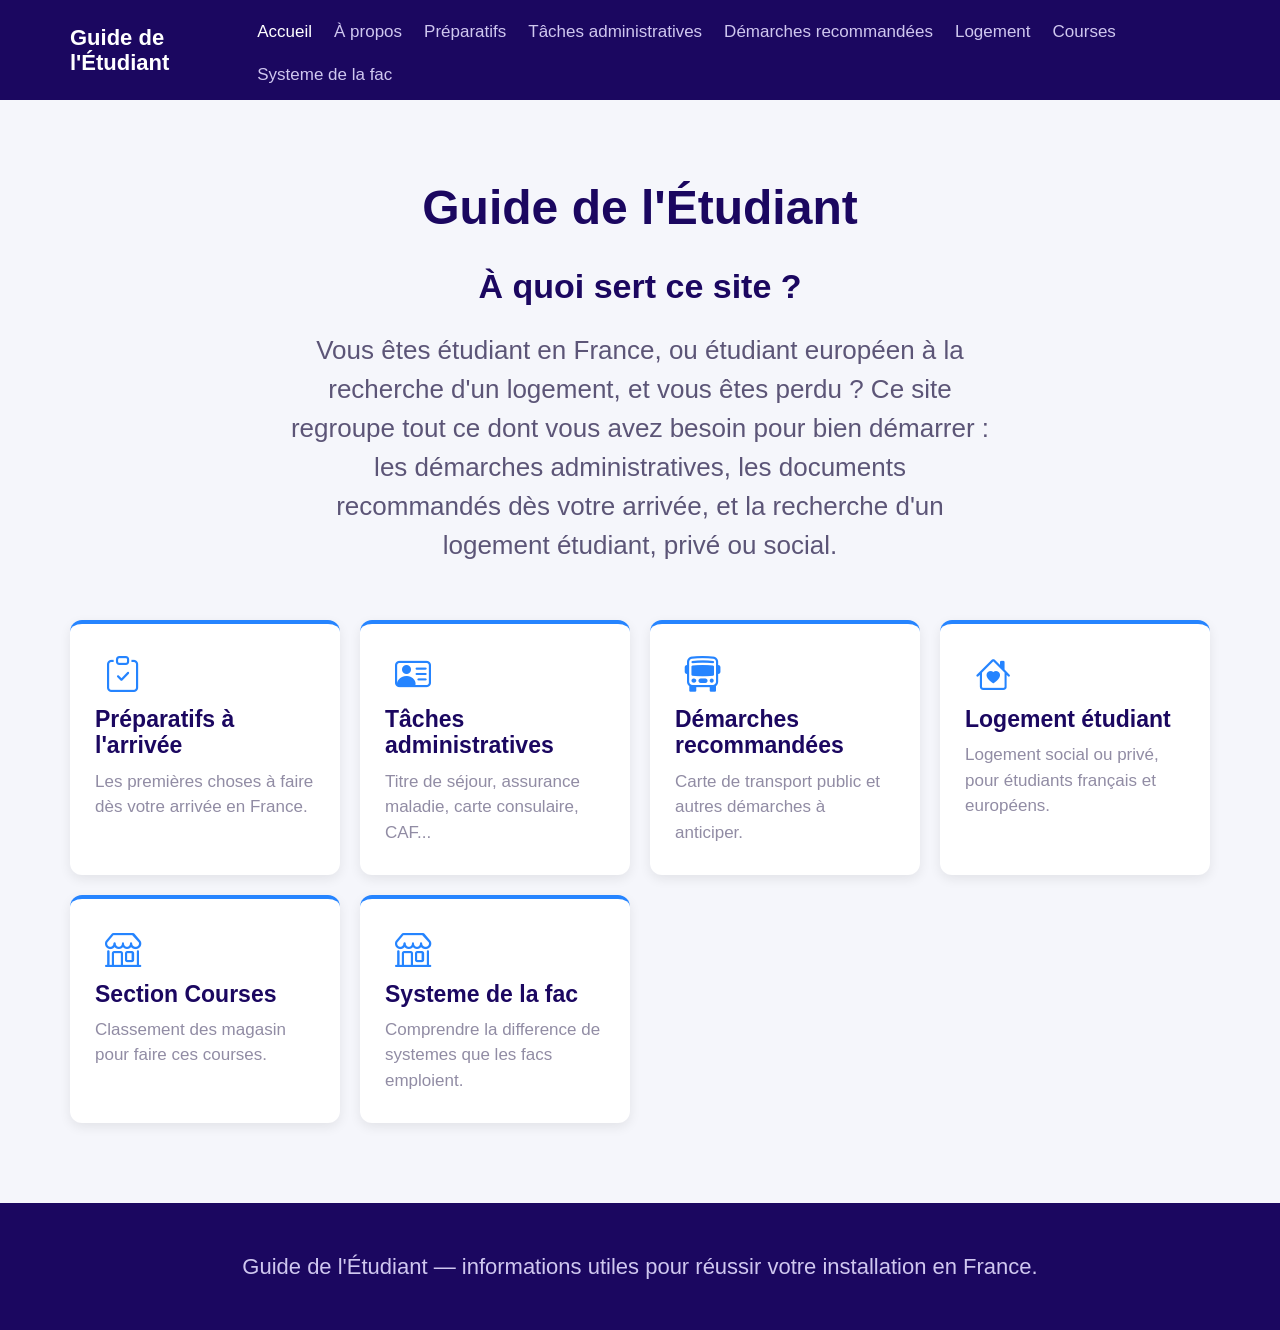
<file: index.html>
<!doctype html>
<html lang="fr">
  <head>
    <meta charset="UTF-8" />
    <meta name="viewport" content="width=device-width, initial-scale=1.0" />
    <link rel="stylesheet" href="style.css" />
    <link rel="stylesheet" href="normalize.css" />
    <!-- referencement SEO -->
    <title>Guide de l'Étudiant</title>
  </head>
  <body>
    <header class="site-header">
      <nav class="navbar">
        <a class="brand" href="index.html">Guide de l'Étudiant</a>
        <button
          class="nav-toggle"
          id="navToggle"
          aria-label="Ouvrir le menu"
          aria-expanded="false"
        >
          <i class="bi bi-list"></i>
        </button>
        <ul class="nav-links" id="navLinks">
          <li><a href="index.html" class="active">Accueil</a></li>
          <li><a href="presentation.html">À propos</a></li>
          <li><a href="preparatifs_arriver.html">Préparatifs</a></li>
          <li>
            <a href="taches_administratives.html">Tâches administratives</a>
          </li>
          <li>
            <a href="documents_recommander.html">Démarches recommandées</a>
          </li>
          <li><a href="logement.html">Logement</a></li>
          <li><a href="magasin.html">Courses</a></li>
          <li><a href="fac_systeme.html">Systeme de la fac</a></li>
        </ul>
      </nav>
    </header>

    <section class="presentation">
      <h1>Guide de l'Étudiant</h1>
      <h3>À quoi sert ce site ?</h3>
      <p class="paragraphe">
        Vous êtes étudiant en France, ou étudiant européen à la recherche d'un
        logement, et vous êtes perdu ? Ce site regroupe tout ce dont vous avez
        besoin pour bien démarrer : les démarches administratives, les documents
        recommandés dès votre arrivée, et la recherche d'un logement étudiant,
        privé ou social.
      </p>
    </section>

    <section class="quick-links">
      <a class="quick-card" href="preparatifs_arriver.html">
        <i class="bi bi-clipboard-check"></i>
        <h2>Préparatifs à l'arrivée</h2>
        <p>Les premières choses à faire dès votre arrivée en France.</p>
      </a>
      <a class="quick-card" href="taches_administratives.html">
        <i class="bi bi-person-vcard"></i>
        <h2>Tâches administratives</h2>
        <p>Titre de séjour, assurance maladie, carte consulaire, CAF...</p>
      </a>
      <a class="quick-card" href="documents_recommander.html">
        <i class="bi bi-bus-front"></i>
        <h2>Démarches recommandées</h2>
        <p>Carte de transport public et autres démarches à anticiper.</p>
      </a>
      <a class="quick-card" href="logement.html">
        <i class="bi bi-house-heart"></i>
        <h2>Logement étudiant</h2>
        <p>Logement social ou privé, pour étudiants français et européens.</p>
      </a>
      <a class="quick-card" href="magasin.html">
        <i class="bi bi-shop"></i>
        <h2>Section Courses</h2>
        <p>Classement des magasin pour faire ces courses.</p>
      </a>
      <a class="quick-card" href="fac_systeme.html">
        <i class="bi bi-shop"></i>
        <h2>Systeme de la fac</h2>
        <p>Comprendre la difference de systemes que les facs emploient.</p>
      </a>
    </section>
    <footer class="site-footer">
      <p>
        Guide de l'Étudiant — informations utiles pour réussir votre
        installation en France.
      </p>
      <p style="display: none">fais par Foudil Belkacemi</p>
    </footer>

    <script>
      const navToggle = document.getElementById("navToggle");
      const navLinks = document.getElementById("navLinks");
      navToggle.addEventListener("click", () => {
        const isOpen = navLinks.classList.toggle("open");
        navToggle.setAttribute("aria-expanded", isOpen);
      });
    </script>
  </body>
</html>
</file>
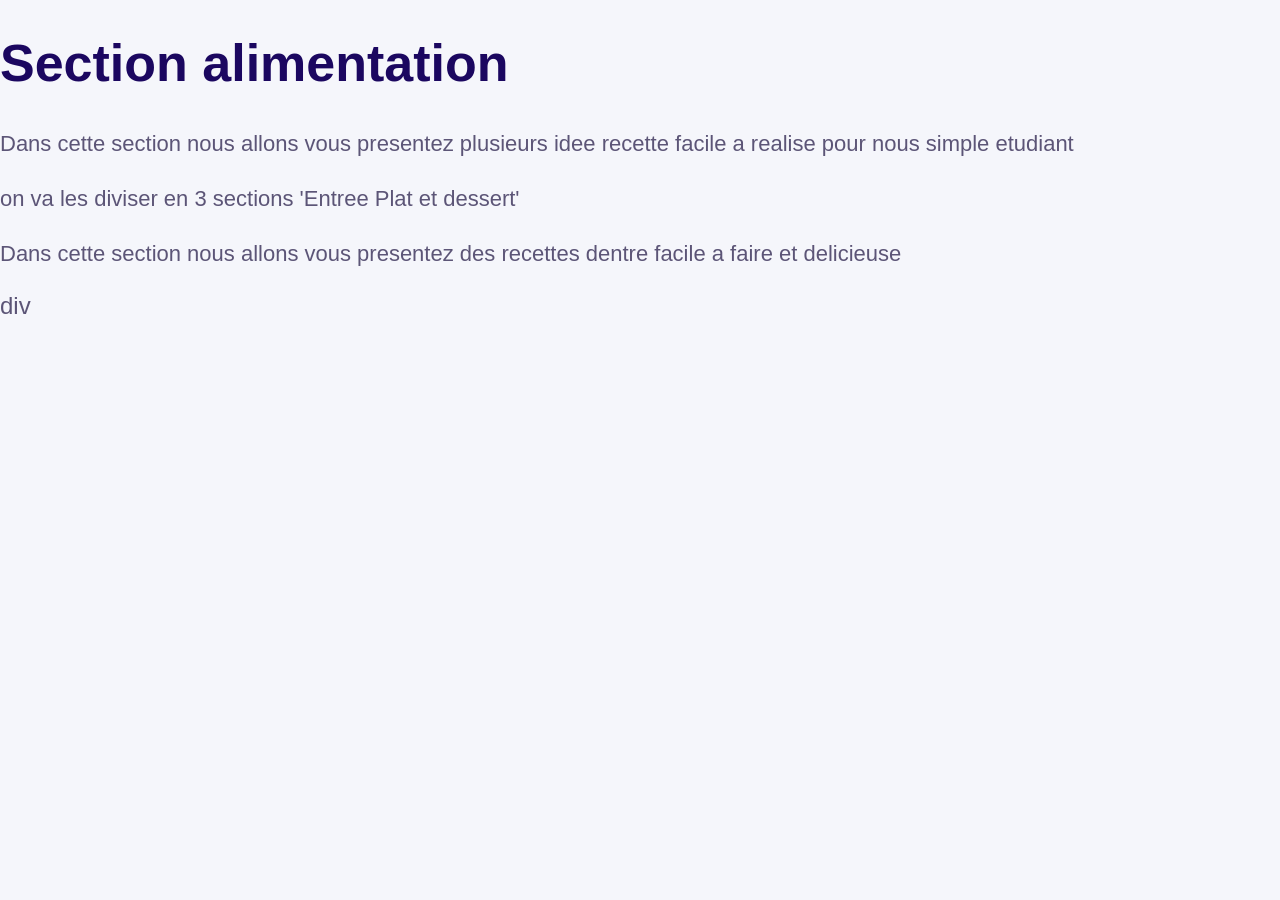
<file: alimentation.html>
<!doctype html>
<html lang="en">
  <head>
    <meta charset="UTF-8" />
    <meta name="viewport" content="width=device-width, initial-scale=1.0" />
    <link rel="stylesheet" href="style.css" />
    <title>Alimentation</title>
  </head>
  <body>
    <section class="alimentation">
      <h1>Section alimentation</h1>
      <p>
        Dans cette section nous allons vous presentez plusieurs idee recette facile a
        realise pour nous simple etudiant
      </p>
      <p>on va les diviser en 3 sections 'Entree Plat et dessert'</p>
    </section>
    <section class="Entee">
      <p>
        Dans cette section nous allons vous presentez des recettes dentre facile
        a faire et delicieuse
      </p>
      <div class="recette">
        div
      </div>
    </section>
  </body>
</html>
</file>
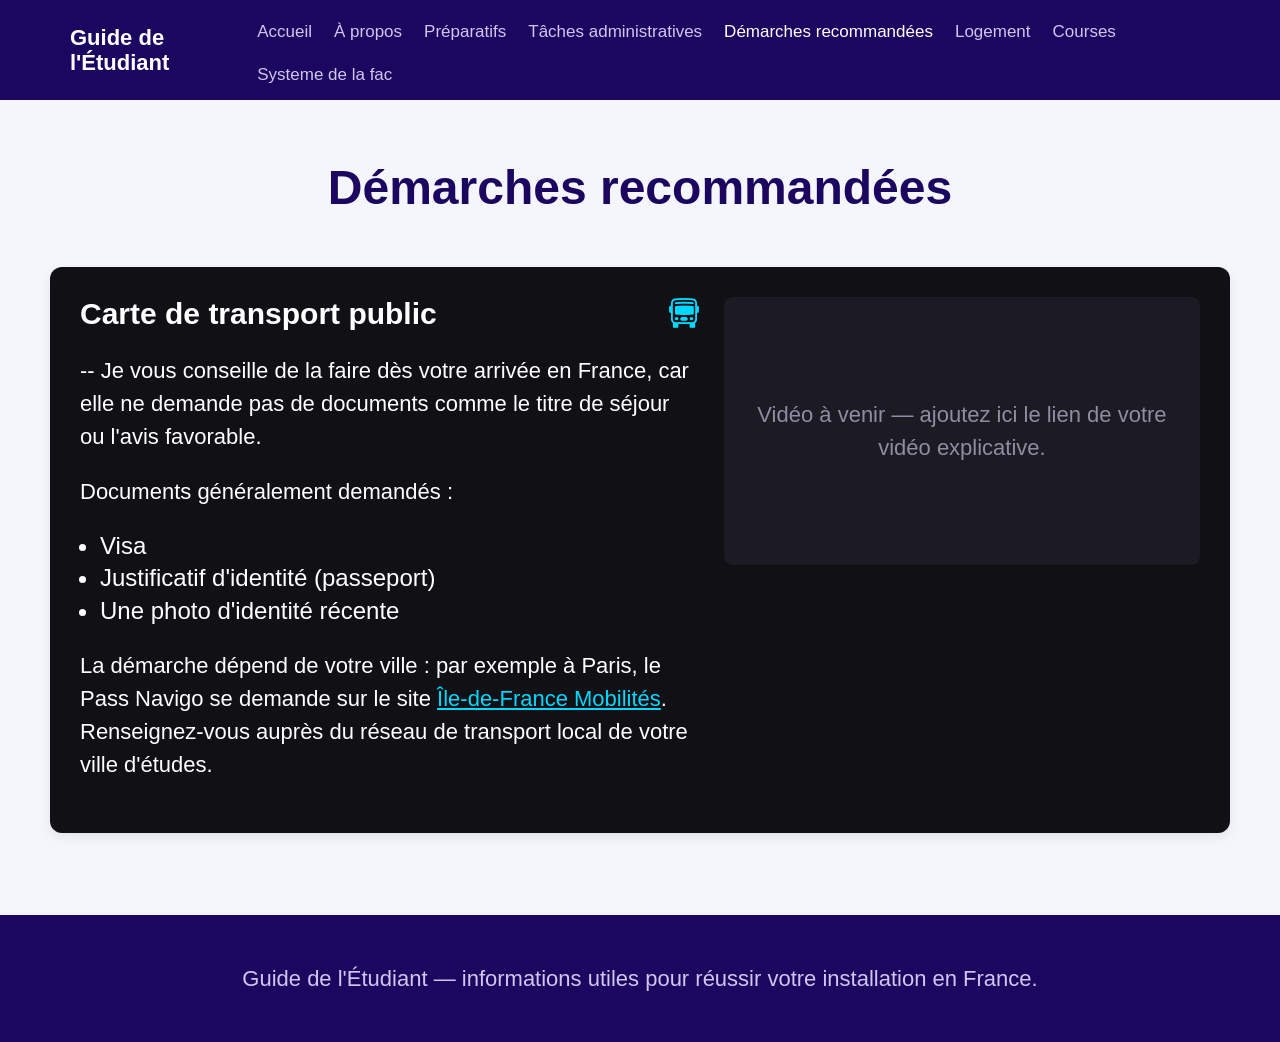
<file: documents_recommander.html>
<!doctype html>
<html lang="fr">
  <head>
    <meta charset="UTF-8" />
    <meta name="viewport" content="width=device-width, initial-scale=1.0" />
    <link rel="stylesheet" href="style.css" />
    <link rel="stylesheet" href="normalize.css" />
    <title>Démarches recommandées — Guide de l'Étudiant</title>
  </head>
  <body>
    <header class="site-header">
      <nav class="navbar">
        <a class="brand" href="index.html">Guide de l'Étudiant</a>
        <button
          class="nav-toggle"
          id="navToggle"
          aria-label="Ouvrir le menu"
          aria-expanded="false"
        >
          <i class="bi bi-list"></i>
        </button>
        <ul class="nav-links" id="navLinks">
          <li><a href="index.html">Accueil</a></li>
          <li><a href="presentation.html">À propos</a></li>
          <li><a href="preparatifs_arriver.html">Préparatifs</a></li>
          <li>
            <a href="taches_administratives.html">Tâches administratives</a>
          </li>
          <li>
            <a href="documents_recommander.html" class="active"
              >Démarches recommandées</a
            >
          </li>
          <li><a href="logement.html">Logement</a></li>
          <li><a href="magasin.html">Courses</a></li>
          <li><a href="fac_systeme.html">Systeme de la fac</a></li>
        </ul>
      </nav>
    </header>

    <div class="parent">
      <h1>Démarches recommandées</h1>
      <section class="top-container">
        <div class="container">
          <div class="demarche-grid">
            <div class="demarche-content">
              <div class="title">
                <h2>Carte de transport public</h2>
                <i class="bi bi-bus-front"></i>
              </div>
              <p>
                -- Je vous conseille de la faire dès votre arrivée en France,
                car elle ne demande pas de documents comme le titre de séjour ou
                l'avis favorable.
              </p>
              <p>Documents généralement demandés :</p>
              <ul>
                <li>Visa</li>
                <li>Justificatif d'identité (passeport)</li>
                <li>Une photo d'identité récente</li>
              </ul>
              <p>
                La démarche dépend de votre ville : par exemple à Paris, le Pass
                Navigo se demande sur le site
                <a href="https://www.iledefrance-mobilites.fr/"
                  >Île-de-France Mobilités</a
                >. Renseignez-vous auprès du réseau de transport local de votre
                ville d'études.
              </p>
            </div>
            <div class="demarche-video">
              <div class="video-wrapper">
                <div class="video-placeholder">
                  <p>
                    Vidéo à venir — ajoutez ici le lien de votre vidéo
                    explicative.
                  </p>
                </div>
              </div>
            </div>
          </div>
        </div>
      </section>
    </div>

    <footer class="site-footer floor--3">
      <p>
        Guide de l'Étudiant — informations utiles pour réussir votre
        installation en France.
      </p>
    </footer>

    <script>
      const navToggle = document.getElementById("navToggle");
      const navLinks = document.getElementById("navLinks");
      navToggle.addEventListener("click", () => {
        const isOpen = navLinks.classList.toggle("open");
        navToggle.setAttribute("aria-expanded", isOpen);
      });
    </script>
  </body>
</html>
</file>
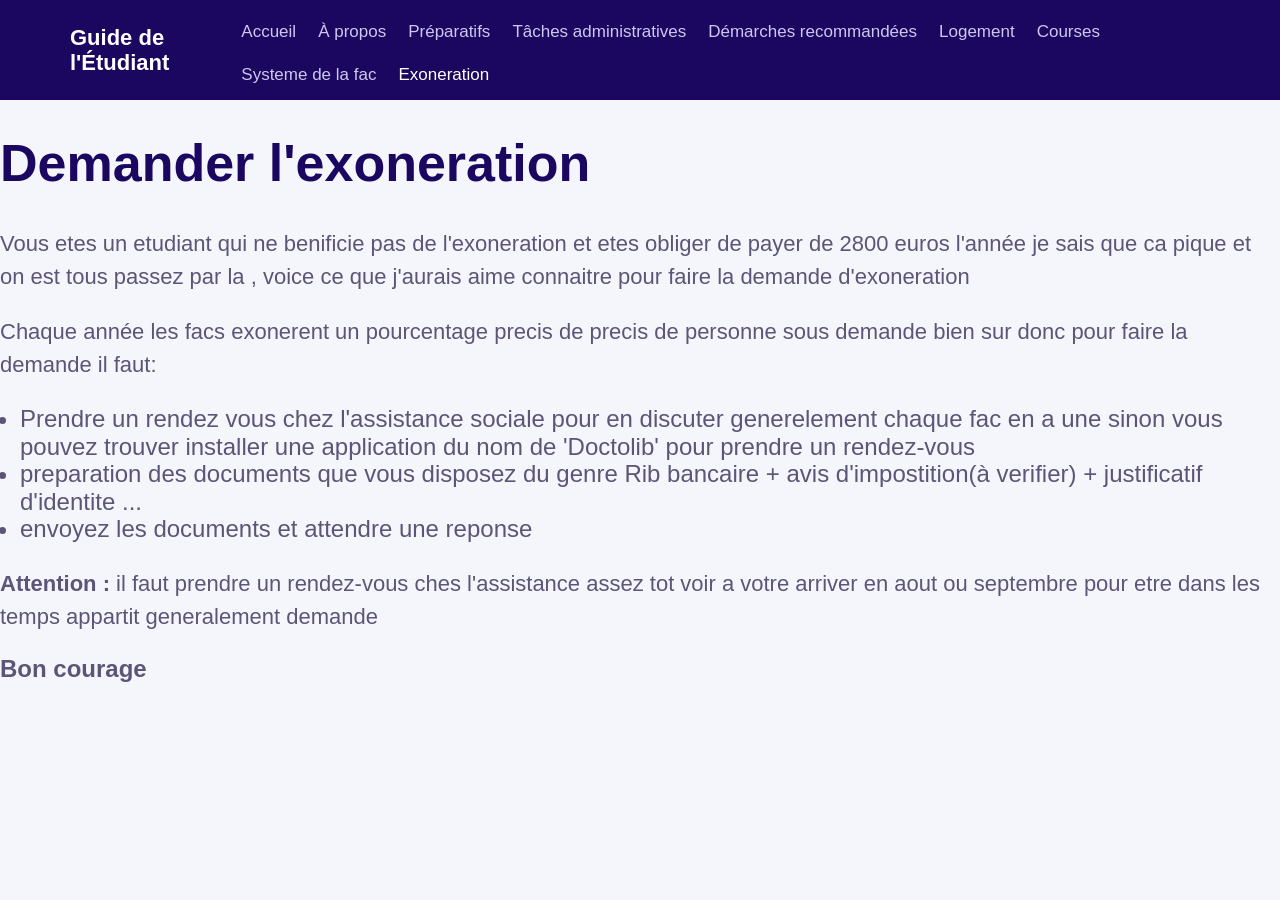
<file: exoneration.html>
<!doctype html>
<html lang="en">
  <head>
    <meta charset="UTF-8" />
    <meta name="viewport" content="width=device-width, initial-scale=1.0" />
    <link rel="stylesheet" href="style.css" />
    <title>Demande d'exoneration</title>
  </head>
  <body>
    <header class="site-header">
      <nav class="navbar">
        <a class="brand" href="index.html">Guide de l'Étudiant</a>
        <button
          class="nav-toggle"
          id="navToggle"
          aria-label="Ouvrir le menu"
          aria-expanded="false"
        >
          <i class="bi bi-list"></i>
        </button>
        <ul class="nav-links" id="navLinks">
          <li><a href="index.html">Accueil</a></li>
          <li><a href="presentation.html">À propos</a></li>
          <li><a href="preparatifs_arriver.html">Préparatifs</a></li>
          <li>
            <a href="taches_administratives.html">Tâches administratives</a>
          </li>
          <li>
            <a href="documents_recommander.html">Démarches recommandées</a>
          </li>
          <li><a href="logement.html">Logement</a></li>
          <li><a href="magasin.html">Courses</a></li>
          <li><a href="fac_systeme.html">Systeme de la fac</a></li>
          <li><a href="exoneration.html" class="active">Exoneration</a></li>
        </ul>
      </nav>
    </header>
    <section class="exoneration">
      <h1>Demander l'exoneration</h1>
      <p>
        Vous etes un etudiant qui ne benificie pas de l'exoneration et etes
        obliger de payer de 2800 euros l'année je sais que ca pique et on est
        tous passez par la , voice ce que j'aurais aime connaitre pour faire la
        demande d'exoneration
      </p>
      <p>
        Chaque année les facs exonerent un pourcentage precis de precis de
        personne sous demande bien sur donc pour faire la demande il faut:
      </p>
      <ul>
        <li>
          Prendre un rendez vous chez l'assistance sociale pour en discuter
          generelement chaque fac en a une sinon vous pouvez trouver installer
          une application du nom de 'Doctolib' pour prendre un rendez-vous
        </li>
        <li>
          preparation des documents que vous disposez du genre Rib bancaire +
          avis d'impostition(à verifier) + justificatif d'identite ...
        </li>
        <li>envoyez les documents et attendre une reponse</li>
      </ul>
      <p>
        <b> Attention :</b> il faut prendre un rendez-vous ches l'assistance
        assez tot voir a votre arriver en aout ou septembre pour etre dans les
        temps appartit generalement demande
      </p>
      <b>Bon courage </b>
    </section>
  </body>
</html>
</file>
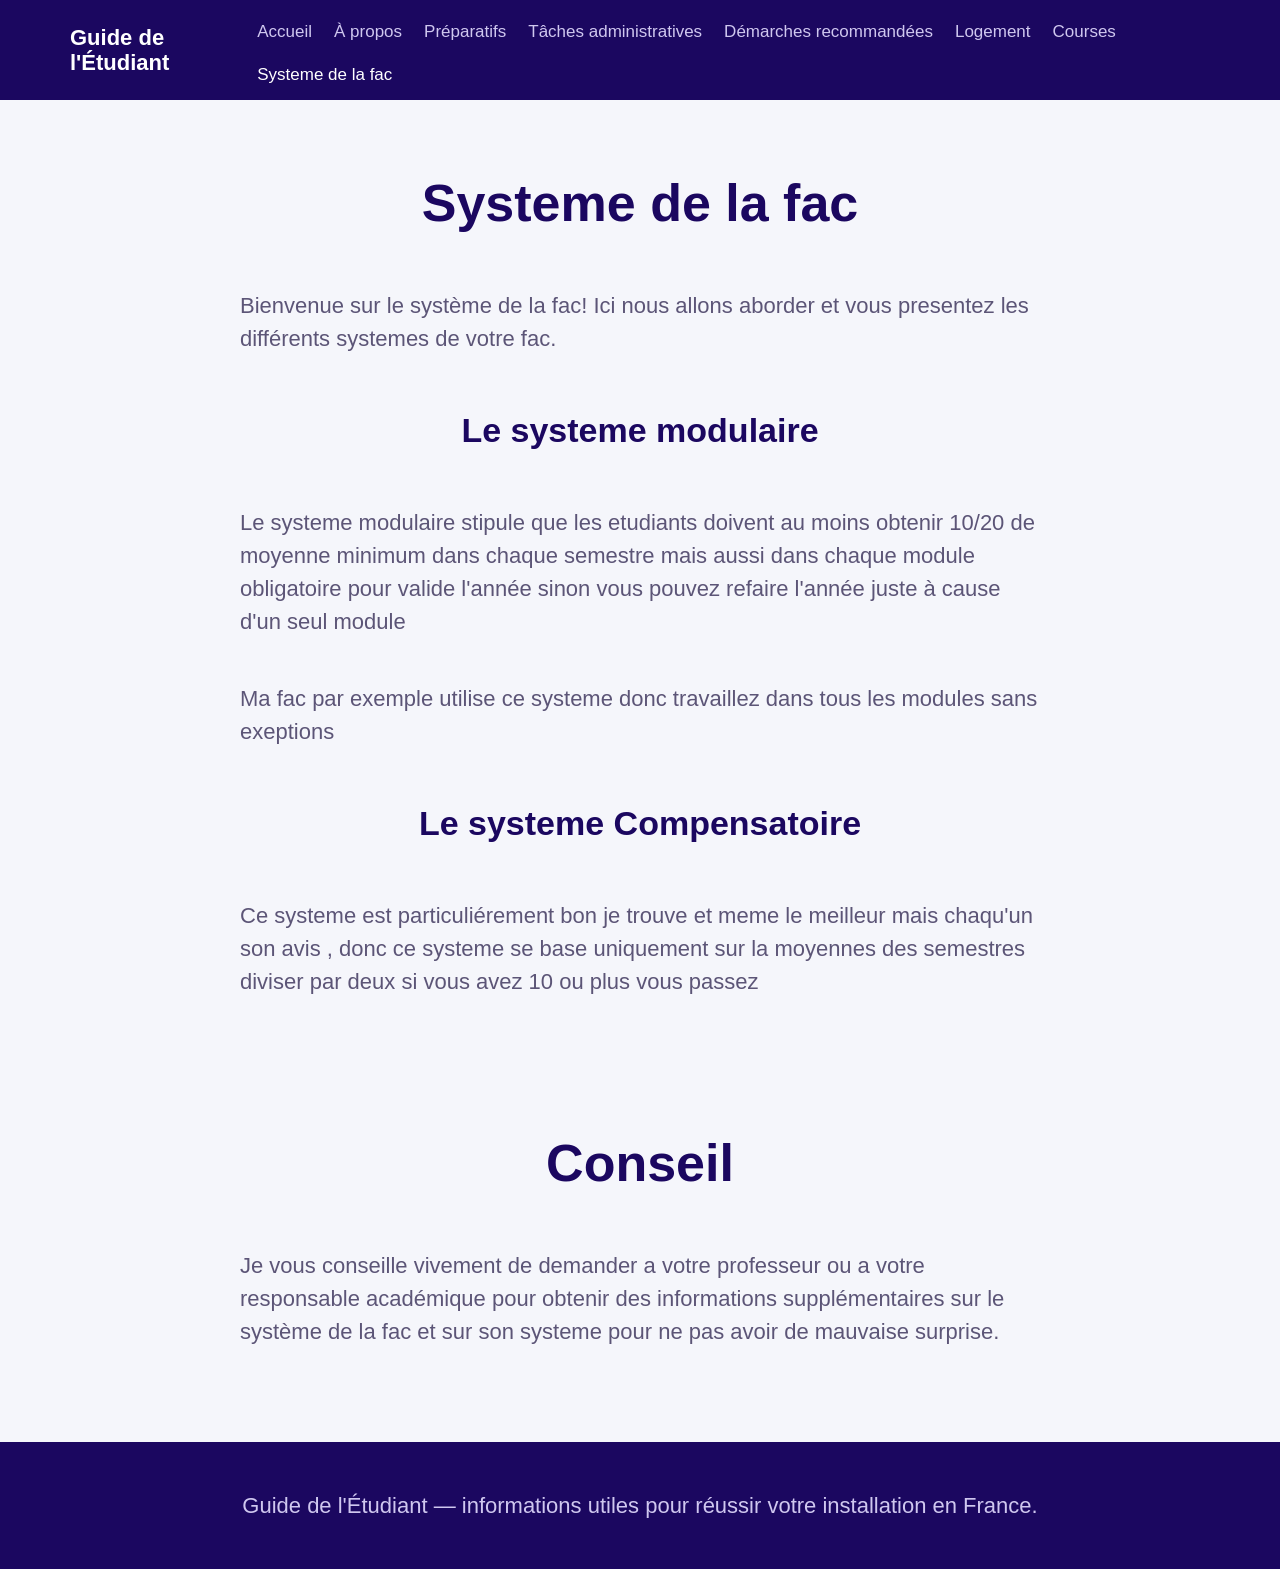
<file: fac_systeme.html>
<!doctype html>
<html lang="en">
  <head>
    <meta charset="UTF-8" />
    <meta name="viewport" content="width=device-width, initial-scale=1.0" />
    <link rel="stylesheet" href="style.css" />
    <title>systeme de la fac</title>
  </head>
  <body>
    <header class="site-header">
      <nav class="navbar">
        <a class="brand" href="index.html">Guide de l'Étudiant</a>
        <button
          class="nav-toggle"
          id="navToggle"
          aria-label="Ouvrir le menu"
          aria-expanded="false"
        >
          <i class="bi bi-list"></i>
        </button>
        <ul class="nav-links" id="navLinks">
          <li><a href="index.html">Accueil</a></li>
          <li><a href="presentation.html">À propos</a></li>
          <li><a href="preparatifs_arriver.html">Préparatifs</a></li>
          <li>
            <a href="taches_administratives.html">Tâches administratives</a>
          </li>
          <li>
            <a href="documents_recommander.html">Démarches recommandées</a>
          </li>
          <li><a href="logement.html">Logement</a></li>
          <li><a href="magasin.html">Courses</a></li>
          <li>
            <a href="fac_systeme.html" class="active">Systeme de la fac</a>
          </li>
        </ul>
      </nav>
    </header>

    <section class="systemeFac">
      <h1>Systeme de la fac</h1>
      <p>
        Bienvenue sur le système de la fac! Ici nous allons aborder et vous
        presentez les différents systemes de votre fac.
      </p>
      <h3>Le systeme modulaire</h3>
      <p>
        Le systeme modulaire stipule que les etudiants doivent au moins obtenir
        10/20 de moyenne minimum dans chaque semestre mais aussi dans chaque
        module obligatoire pour valide l'année sinon vous pouvez refaire l'année
        juste à cause d'un seul module
      </p>
      <p>
        Ma fac par exemple utilise ce systeme donc travaillez dans tous les
        modules sans exeptions
      </p>
      <h3>Le systeme Compensatoire</h3>
      <p>
        Ce systeme est particuliérement bon je trouve et meme le meilleur mais
        chaqu'un son avis , donc ce systeme se base uniquement sur la moyennes
        des semestres diviser par deux si vous avez 10 ou plus vous passez
      </p>
    </section>
    <section class="conseil">
      <h1>Conseil</h1>
      <p>
        Je vous conseille vivement de demander a votre professeur ou a votre
        responsable académique pour obtenir des informations supplémentaires sur
        le système de la fac et sur son systeme pour ne pas avoir de mauvaise
        surprise.
      </p>
    </section>
    <footer class="site-footer floor--3">
      <p>
        Guide de l'Étudiant — informations utiles pour réussir votre
        installation en France.
      </p>
    </footer>

    <script>
      const navToggle = document.getElementById("navToggle");
      const navLinks = document.getElementById("navLinks");
      navToggle.addEventListener("click", () => {
        const isOpen = navLinks.classList.toggle("open");
        navToggle.setAttribute("aria-expanded", isOpen);
      });
    </script>
  </body>
</html>
</file>
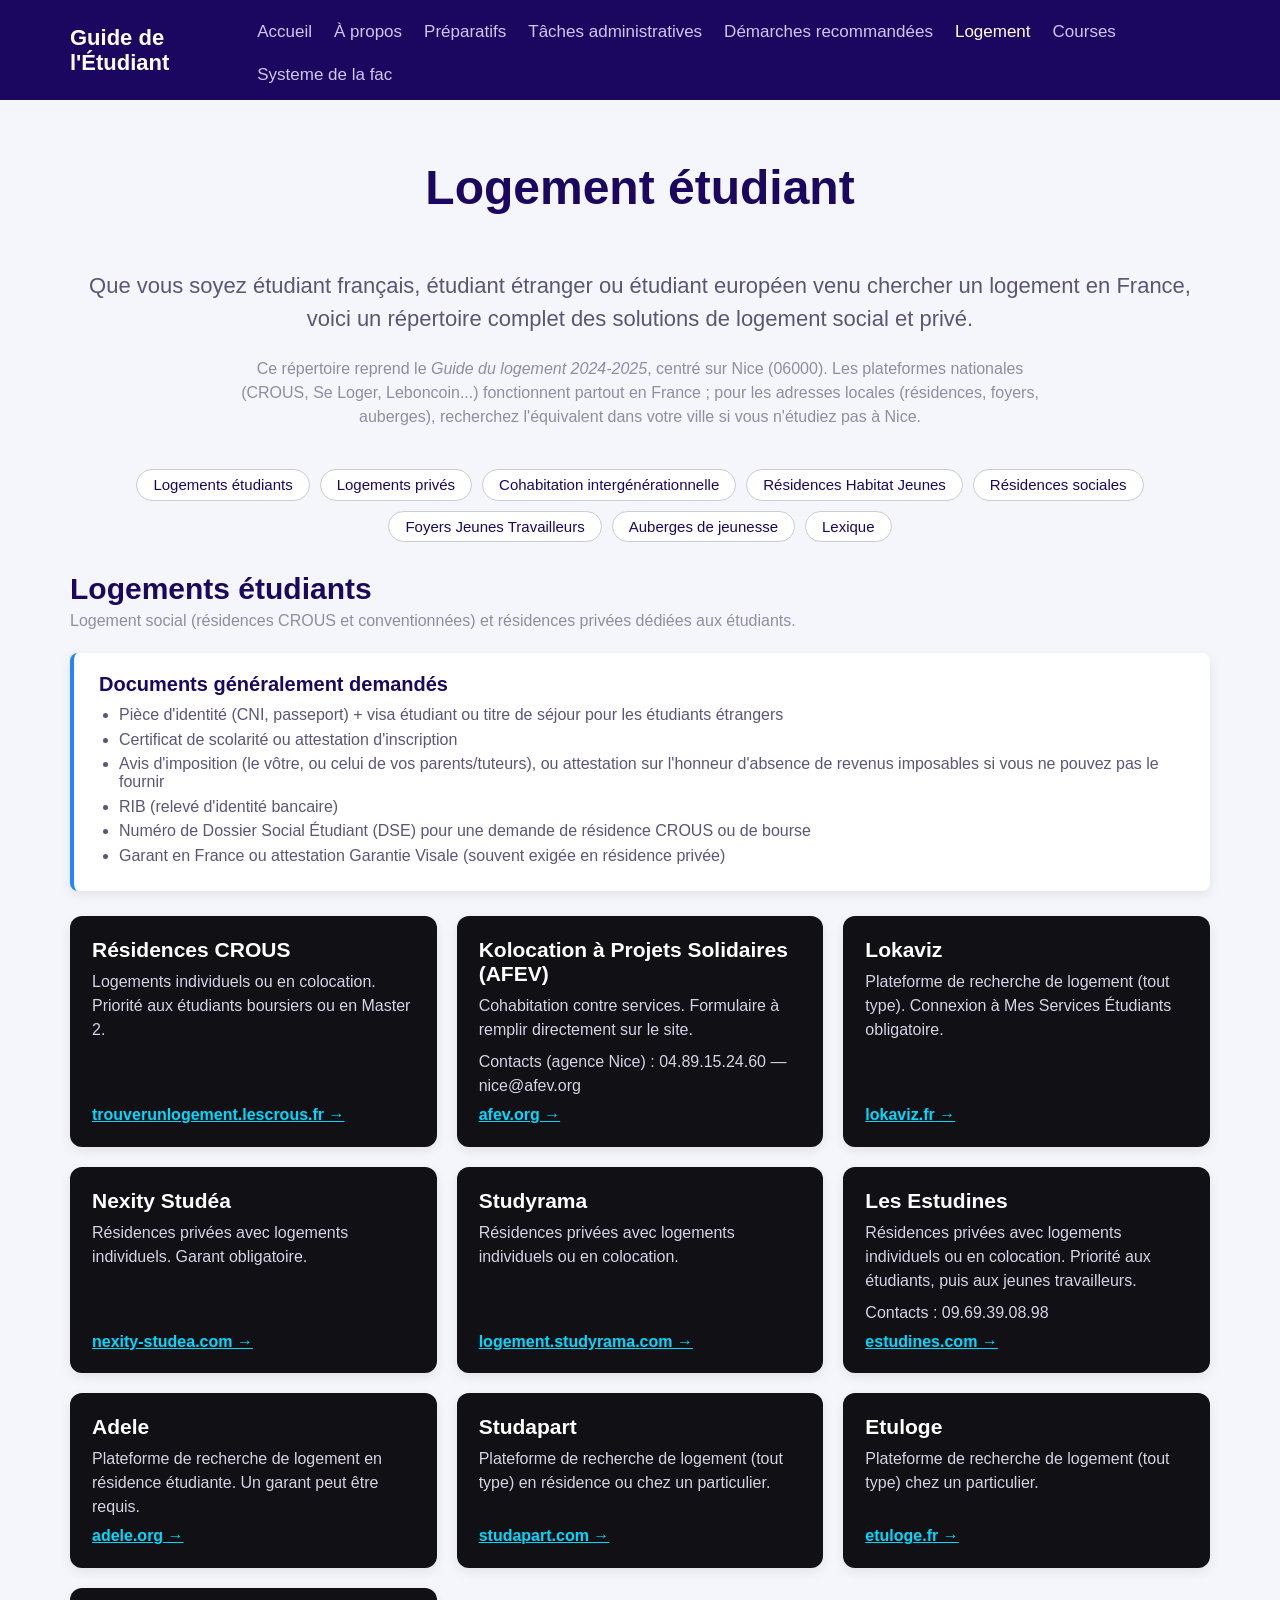
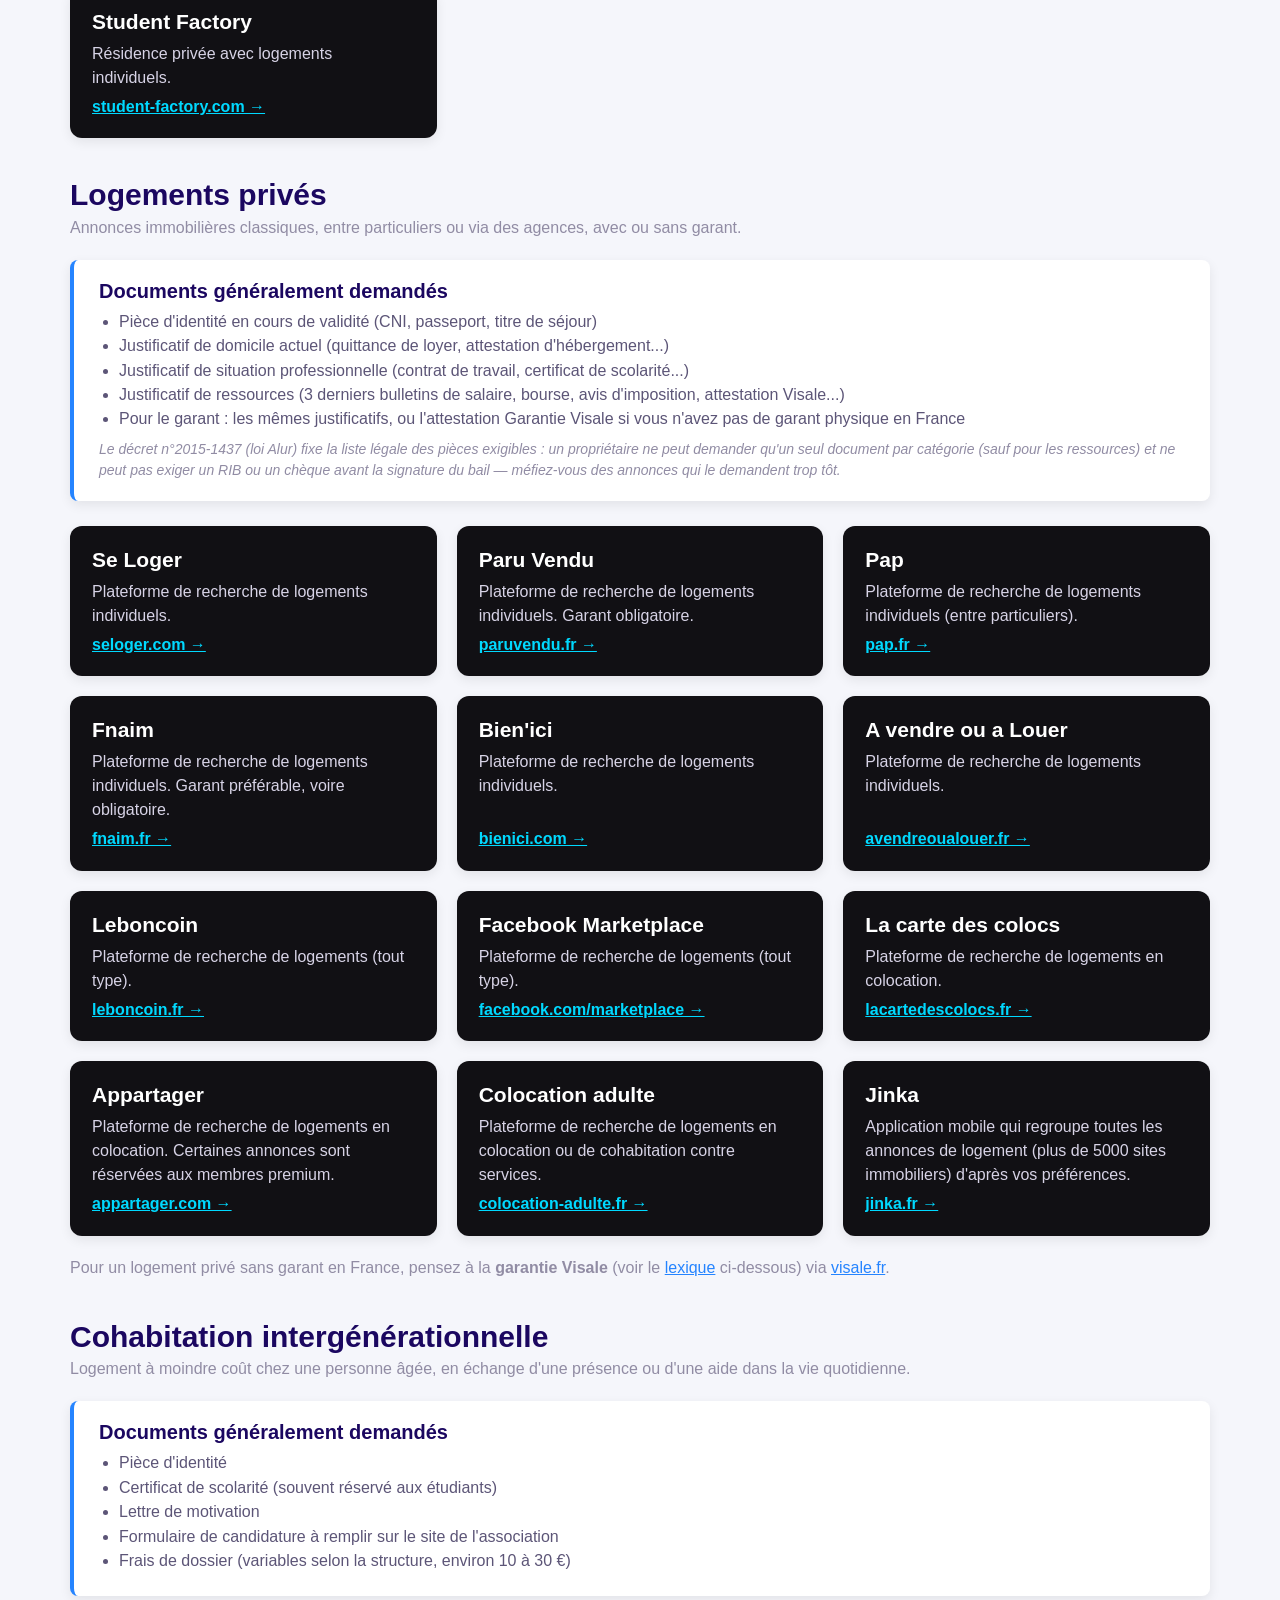
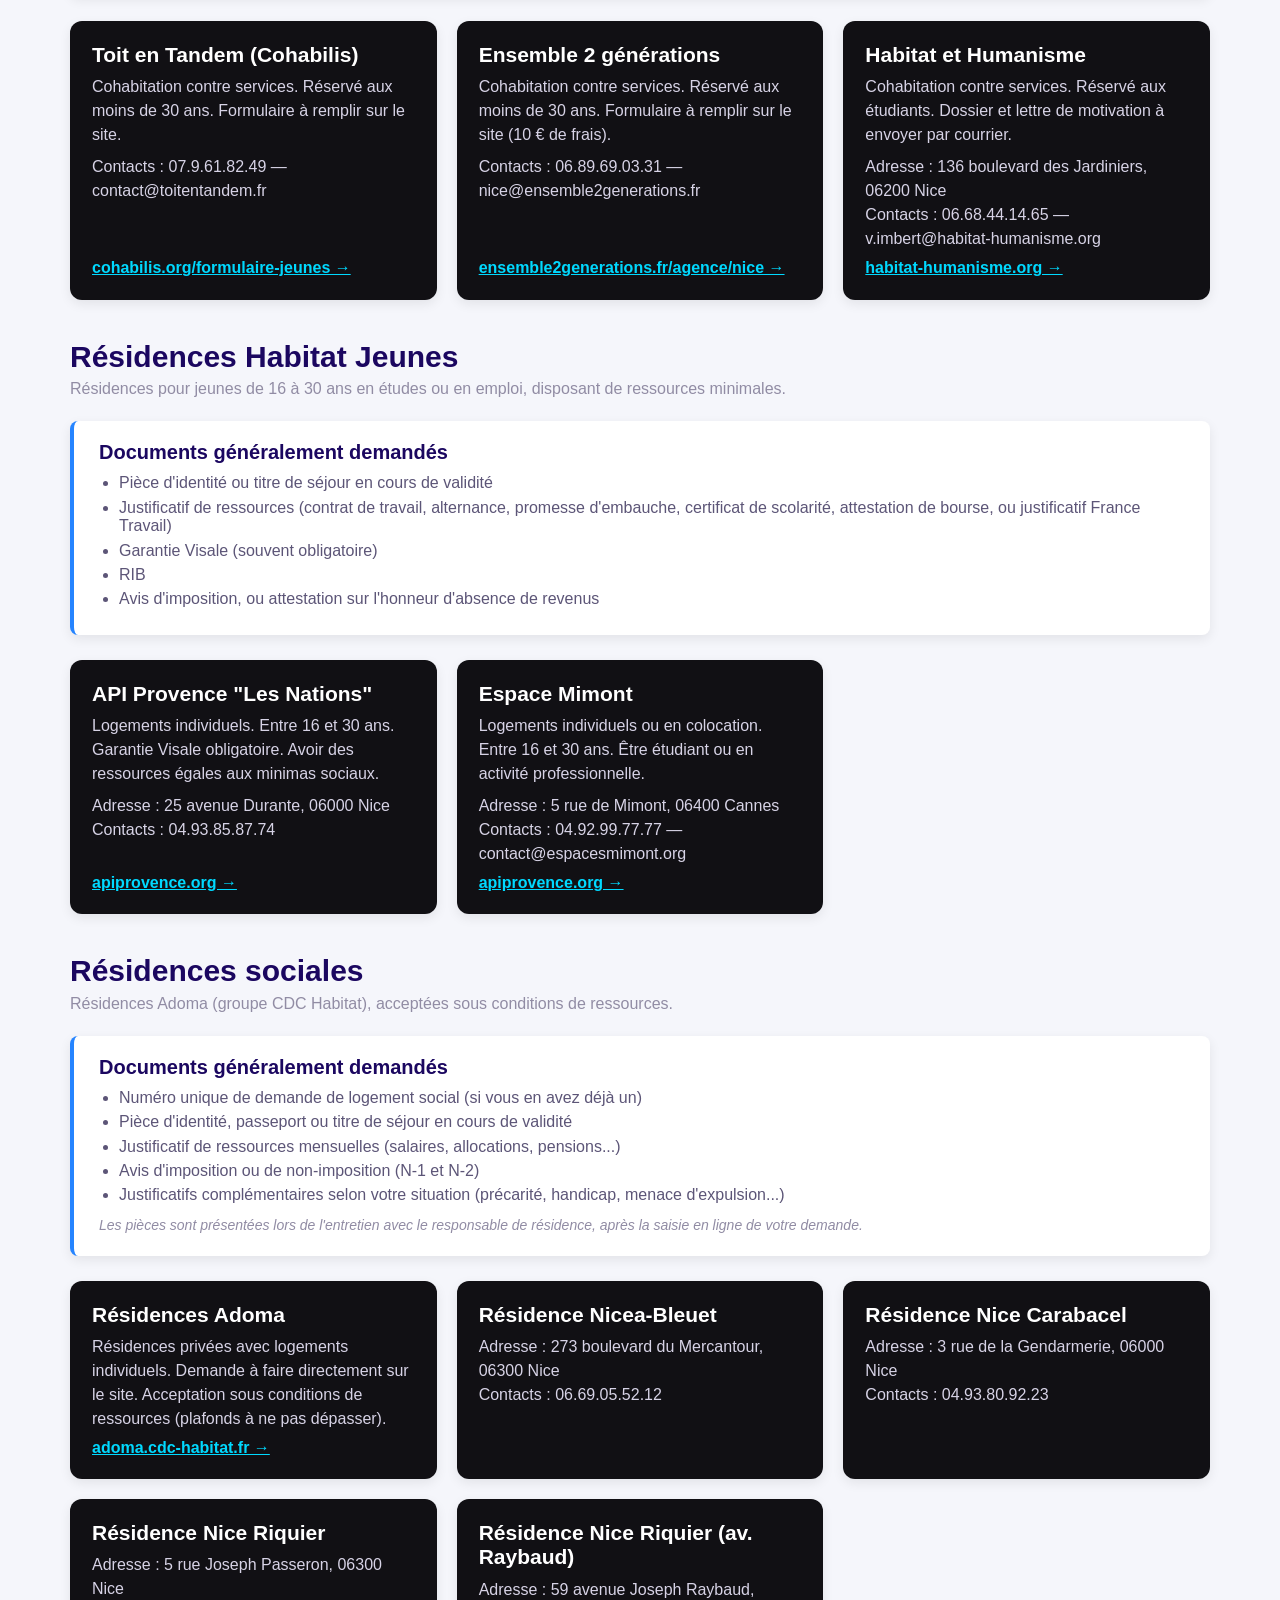
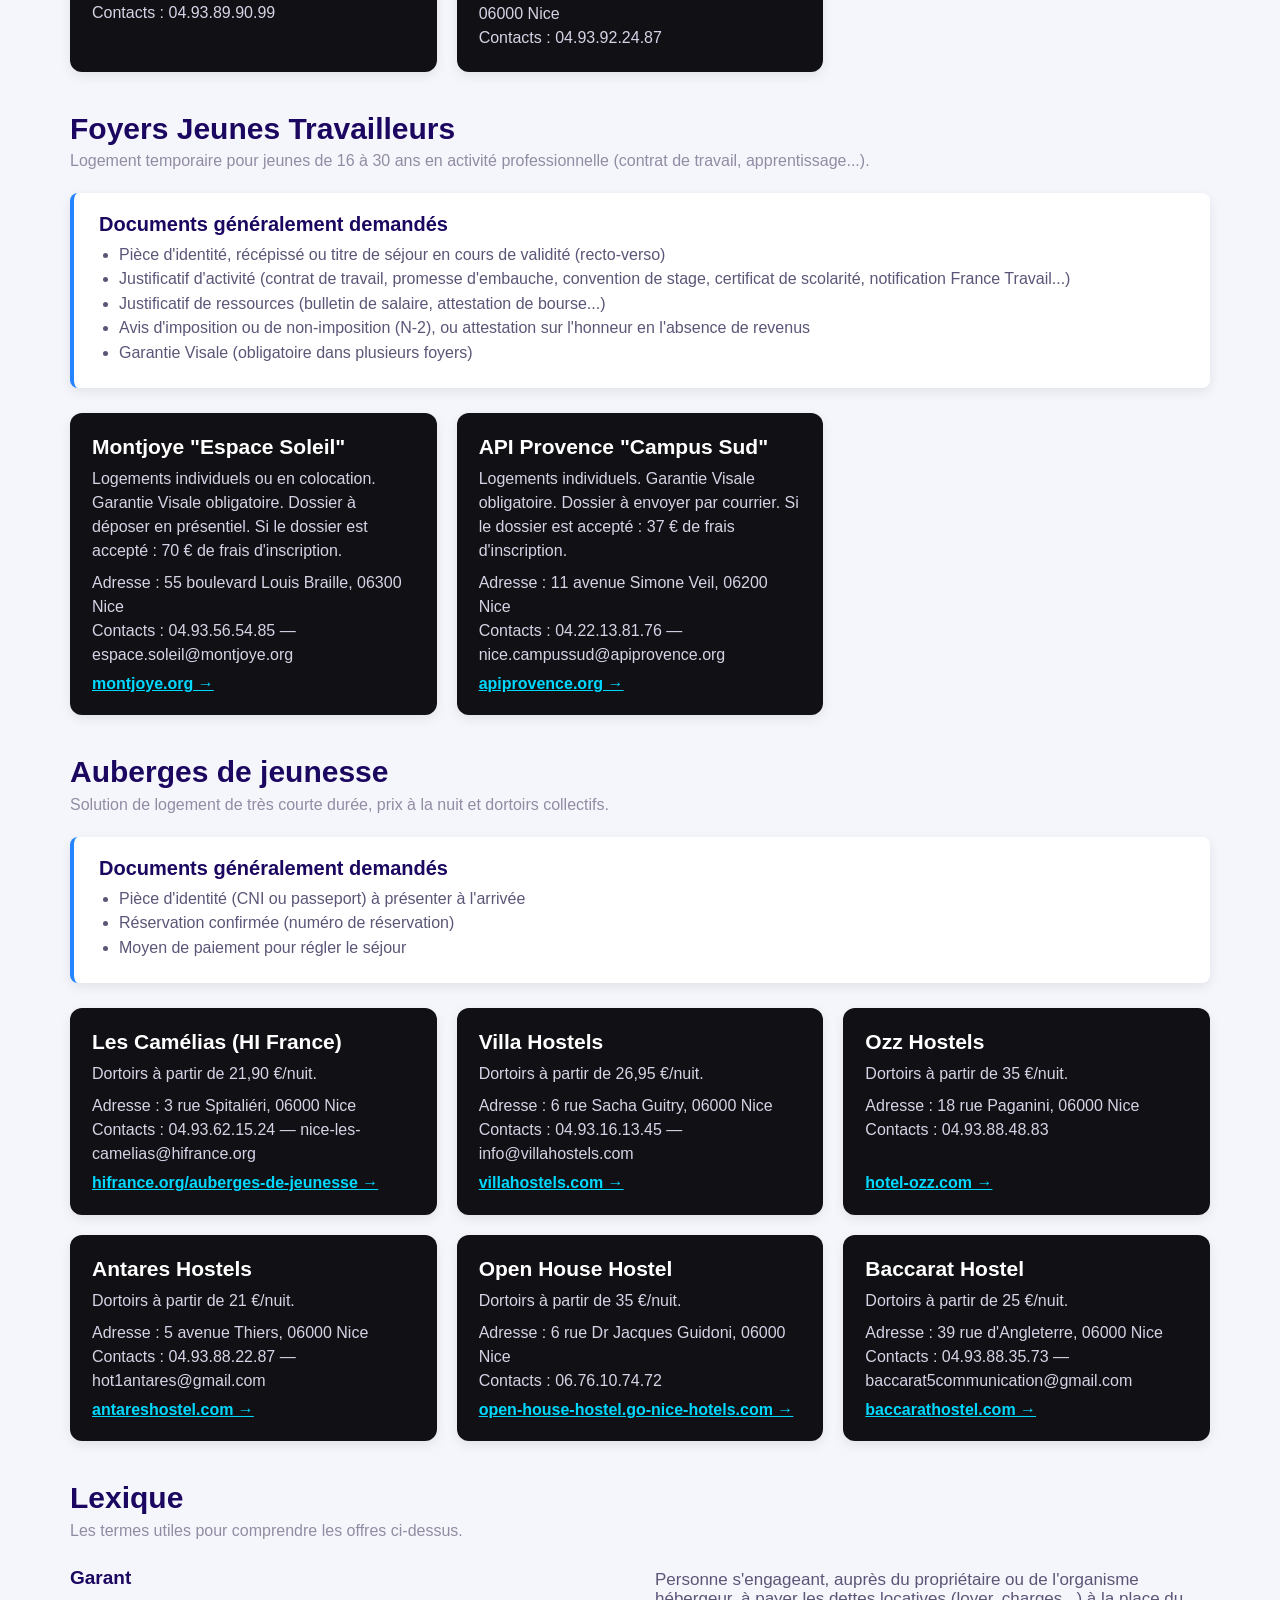
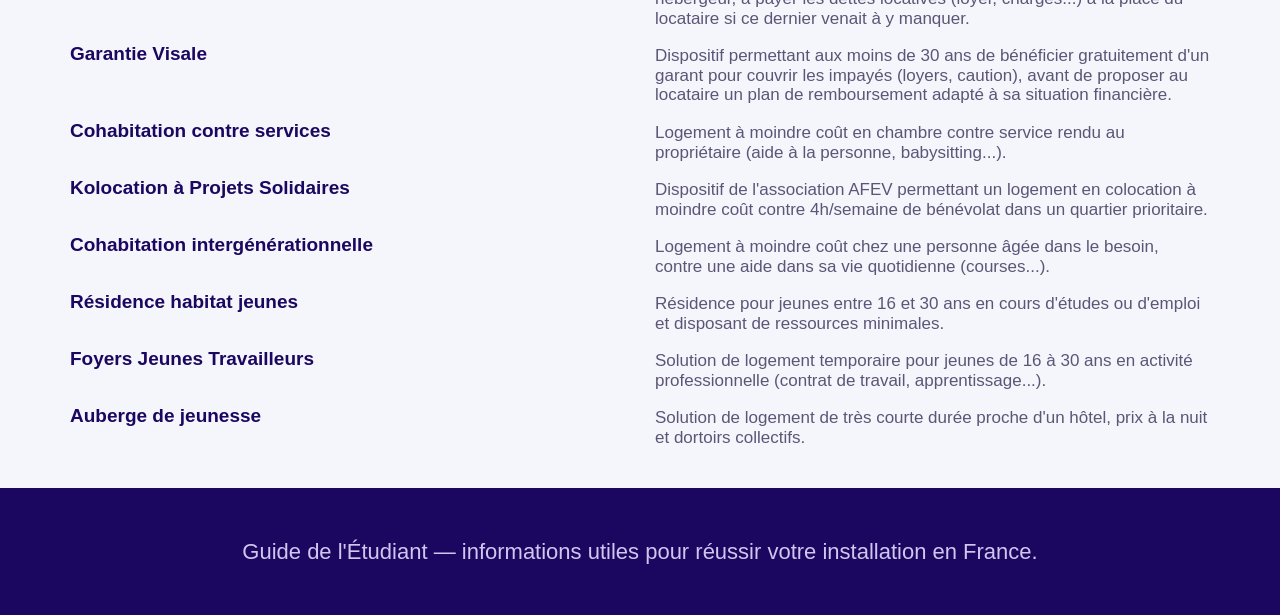
<file: logement.html>
<!doctype html>
<html lang="fr">
  <head>
    <meta charset="UTF-8" />
    <meta name="viewport" content="width=device-width, initial-scale=1.0" />
    <link rel="stylesheet" href="style.css" />
    <link rel="stylesheet" href="normalize.css" />
    <title>Logement étudiant — Guide de l'Étudiant</title>
  </head>
  <body>
    <header class="site-header">
      <nav class="navbar">
        <a class="brand" href="index.html">Guide de l'Étudiant</a>
        <button
          class="nav-toggle"
          id="navToggle"
          aria-label="Ouvrir le menu"
          aria-expanded="false"
        >
          <i class="bi bi-list"></i>
        </button>
        <ul class="nav-links" id="navLinks">
          <li><a href="index.html">Accueil</a></li>
          <li><a href="presentation.html">À propos</a></li>
          <li><a href="preparatifs_arriver.html">Préparatifs</a></li>
          <li>
            <a href="taches_administratives.html">Tâches administratives</a>
          </li>
          <li>
            <a href="documents_recommander.html">Démarches recommandées</a>
          </li>
          <li><a href="logement.html" class="active">Logement</a></li>
          <li><a href="magasin.html">Courses</a></li>
          <li><a href="fac_systeme.html">Systeme de la fac</a></li>
        </ul>
      </nav>
    </header>

    <div class="parent">
      <h1>Logement étudiant</h1>
      <div class="logement-intro">
        <p class="paragraphe">
          Que vous soyez étudiant français, étudiant étranger ou étudiant
          européen venu chercher un logement en France, voici un répertoire
          complet des solutions de logement social et privé.
        </p>
        <p class="note">
          Ce répertoire reprend le <em>Guide du logement 2024-2025</em>, centré
          sur Nice (06000). Les plateformes nationales (CROUS, Se Loger,
          Leboncoin...) fonctionnent partout en France ; pour les adresses
          locales (résidences, foyers, auberges), recherchez l'équivalent dans
          votre ville si vous n'étudiez pas à Nice.
        </p>
      </div>
      <!-- https://monlogementetudiant.beta.gouv.fr/trouver-un-logement-etudiant/ville-->
    </div>

    <nav class="logement-subnav" aria-label="Sections logement">
      <a href="#logements-etudiants">Logements étudiants</a>
      <a href="#logements-prives">Logements privés</a>
      <a href="#cohabitation">Cohabitation intergénérationnelle</a>
      <a href="#habitat-jeunes">Résidences Habitat Jeunes</a>
      <a href="#residences-sociales">Résidences sociales</a>
      <a href="#foyers-jeunes-travailleurs">Foyers Jeunes Travailleurs</a>
      <a href="#auberges-jeunesse">Auberges de jeunesse</a>
      <a href="#lexique">Lexique</a>
    </nav>

    <section id="logements-etudiants" class="section-block">
      <h2>Logements étudiants</h2>
      <p class="section-note">
        Logement social (résidences CROUS et conventionnées) et résidences
        privées dédiées aux étudiants.
      </p>
      <div class="doc-requirements">
        <h3>Documents généralement demandés</h3>
        <ul>
          <li>
            Pièce d'identité (CNI, passeport) + visa étudiant ou titre de séjour
            pour les étudiants étrangers
          </li>
          <li>Certificat de scolarité ou attestation d'inscription</li>
          <li>
            Avis d'imposition (le vôtre, ou celui de vos parents/tuteurs), ou
            attestation sur l'honneur d'absence de revenus imposables si vous ne
            pouvez pas le fournir
          </li>
          <li>RIB (relevé d'identité bancaire)</li>
          <li>
            Numéro de Dossier Social Étudiant (DSE) pour une demande de
            résidence CROUS ou de bourse
          </li>
          <li>
            Garant en France ou attestation Garantie Visale (souvent exigée en
            résidence privée)
          </li>
        </ul>
      </div>
      <div class="listing-grid">
        <div class="listing-card">
          <h3>Résidences CROUS</h3>
          <p>
            Logements individuels ou en colocation. Priorité aux étudiants
            boursiers ou en Master 2.
          </p>
          <a
            class="listing-link"
            href="https://trouverunlogement.lescrous.fr/"
            target="_blank"
            rel="noopener"
            >trouverunlogement.lescrous.fr →</a
          >
        </div>
        <div class="listing-card">
          <h3>Kolocation à Projets Solidaires (AFEV)</h3>
          <p>
            Cohabitation contre services. Formulaire à remplir directement sur
            le site.
          </p>
          <p class="listing-meta">
            Contacts (agence Nice) : 04.89.15.24.60 — nice@afev.org
          </p>
          <a
            class="listing-link"
            href="https://afev.org/"
            target="_blank"
            rel="noopener"
            >afev.org →</a
          >
        </div>
        <div class="listing-card">
          <h3>Lokaviz</h3>
          <p>
            Plateforme de recherche de logement (tout type). Connexion à Mes
            Services Étudiants obligatoire.
          </p>
          <a
            class="listing-link"
            href="https://www.lokaviz.fr/"
            target="_blank"
            rel="noopener"
            >lokaviz.fr →</a
          >
        </div>
        <div class="listing-card">
          <h3>Nexity Studéa</h3>
          <p>
            Résidences privées avec logements individuels. Garant obligatoire.
          </p>
          <a
            class="listing-link"
            href="https://www.nexity-studea.com/"
            target="_blank"
            rel="noopener"
            >nexity-studea.com →</a
          >
        </div>
        <div class="listing-card">
          <h3>Studyrama</h3>
          <p>Résidences privées avec logements individuels ou en colocation.</p>
          <a
            class="listing-link"
            href="https://logement.studyrama.com/"
            target="_blank"
            rel="noopener"
            >logement.studyrama.com →</a
          >
        </div>
        <div class="listing-card">
          <h3>Les Estudines</h3>
          <p>
            Résidences privées avec logements individuels ou en colocation.
            Priorité aux étudiants, puis aux jeunes travailleurs.
          </p>
          <p class="listing-meta">Contacts : 09.69.39.08.98</p>
          <a
            class="listing-link"
            href="https://www.estudines.com/"
            target="_blank"
            rel="noopener"
            >estudines.com →</a
          >
        </div>
        <div class="listing-card">
          <h3>Adele</h3>
          <p>
            Plateforme de recherche de logement en résidence étudiante. Un
            garant peut être requis.
          </p>
          <a
            class="listing-link"
            href="https://www.adele.org/"
            target="_blank"
            rel="noopener"
            >adele.org →</a
          >
        </div>
        <div class="listing-card">
          <h3>Studapart</h3>
          <p>
            Plateforme de recherche de logement (tout type) en résidence ou chez
            un particulier.
          </p>
          <a
            class="listing-link"
            href="https://www.studapart.com/"
            target="_blank"
            rel="noopener"
            >studapart.com →</a
          >
        </div>
        <div class="listing-card">
          <h3>Etuloge</h3>
          <p>
            Plateforme de recherche de logement (tout type) chez un particulier.
          </p>
          <a
            class="listing-link"
            href="https://www.etuloge.fr/"
            target="_blank"
            rel="noopener"
            >etuloge.fr →</a
          >
        </div>
        <div class="listing-card">
          <h3>Student Factory</h3>
          <p>Résidence privée avec logements individuels.</p>
          <a
            class="listing-link"
            href="https://www.student-factory.com/"
            target="_blank"
            rel="noopener"
            >student-factory.com →</a
          >
        </div>
      </div>
    </section>

    <section id="logements-prives" class="section-block">
      <h2>Logements privés</h2>
      <p class="section-note">
        Annonces immobilières classiques, entre particuliers ou via des agences,
        avec ou sans garant.
      </p>
      <div class="doc-requirements">
        <h3>Documents généralement demandés</h3>
        <ul>
          <li>
            Pièce d'identité en cours de validité (CNI, passeport, titre de
            séjour)
          </li>
          <li>
            Justificatif de domicile actuel (quittance de loyer, attestation
            d'hébergement...)
          </li>
          <li>
            Justificatif de situation professionnelle (contrat de travail,
            certificat de scolarité...)
          </li>
          <li>
            Justificatif de ressources (3 derniers bulletins de salaire, bourse,
            avis d'imposition, attestation Visale...)
          </li>
          <li>
            Pour le garant : les mêmes justificatifs, ou l'attestation Garantie
            Visale si vous n'avez pas de garant physique en France
          </li>
        </ul>
        <p class="doc-note">
          Le décret n°2015-1437 (loi Alur) fixe la liste légale des pièces
          exigibles : un propriétaire ne peut demander qu'un seul document par
          catégorie (sauf pour les ressources) et ne peut pas exiger un RIB ou
          un chèque avant la signature du bail — méfiez-vous des annonces qui le
          demandent trop tôt.
        </p>
      </div>
      <div class="listing-grid">
        <div class="listing-card">
          <h3>Se Loger</h3>
          <p>Plateforme de recherche de logements individuels.</p>
          <a
            class="listing-link"
            href="https://www.seloger.com/"
            target="_blank"
            rel="noopener"
            >seloger.com →</a
          >
        </div>
        <div class="listing-card">
          <h3>Paru Vendu</h3>
          <p>
            Plateforme de recherche de logements individuels. Garant
            obligatoire.
          </p>
          <a
            class="listing-link"
            href="https://www.paruvendu.fr/"
            target="_blank"
            rel="noopener"
            >paruvendu.fr →</a
          >
        </div>
        <div class="listing-card">
          <h3>Pap</h3>
          <p>
            Plateforme de recherche de logements individuels (entre
            particuliers).
          </p>
          <a
            class="listing-link"
            href="https://www.pap.fr/"
            target="_blank"
            rel="noopener"
            >pap.fr →</a
          >
        </div>
        <div class="listing-card">
          <h3>Fnaim</h3>
          <p>
            Plateforme de recherche de logements individuels. Garant préférable,
            voire obligatoire.
          </p>
          <a
            class="listing-link"
            href="https://www.fnaim.fr/"
            target="_blank"
            rel="noopener"
            >fnaim.fr →</a
          >
        </div>
        <div class="listing-card">
          <h3>Bien'ici</h3>
          <p>Plateforme de recherche de logements individuels.</p>
          <a
            class="listing-link"
            href="https://www.bienici.com/"
            target="_blank"
            rel="noopener"
            >bienici.com →</a
          >
        </div>
        <div class="listing-card">
          <h3>A vendre ou a Louer</h3>
          <p>Plateforme de recherche de logements individuels.</p>
          <a
            class="listing-link"
            href="https://www.avendreoualouer.fr/"
            target="_blank"
            rel="noopener"
            >avendreoualouer.fr →</a
          >
        </div>
        <div class="listing-card">
          <h3>Leboncoin</h3>
          <p>Plateforme de recherche de logements (tout type).</p>
          <a
            class="listing-link"
            href="https://www.leboncoin.fr/"
            target="_blank"
            rel="noopener"
            >leboncoin.fr →</a
          >
        </div>
        <div class="listing-card">
          <h3>Facebook Marketplace</h3>
          <p>Plateforme de recherche de logements (tout type).</p>
          <a
            class="listing-link"
            href="https://www.facebook.com/marketplace"
            target="_blank"
            rel="noopener"
            >facebook.com/marketplace →</a
          >
        </div>
        <div class="listing-card">
          <h3>La carte des colocs</h3>
          <p>Plateforme de recherche de logements en colocation.</p>
          <a
            class="listing-link"
            href="https://www.lacartedescolocs.fr/"
            target="_blank"
            rel="noopener"
            >lacartedescolocs.fr →</a
          >
        </div>
        <div class="listing-card">
          <h3>Appartager</h3>
          <p>
            Plateforme de recherche de logements en colocation. Certaines
            annonces sont réservées aux membres premium.
          </p>
          <a
            class="listing-link"
            href="https://www.appartager.com/"
            target="_blank"
            rel="noopener"
            >appartager.com →</a
          >
        </div>
        <div class="listing-card">
          <h3>Colocation adulte</h3>
          <p>
            Plateforme de recherche de logements en colocation ou de
            cohabitation contre services.
          </p>
          <a
            class="listing-link"
            href="https://www.colocation-adulte.fr/"
            target="_blank"
            rel="noopener"
            >colocation-adulte.fr →</a
          >
        </div>
        <div class="listing-card">
          <h3>Jinka</h3>
          <p>
            Application mobile qui regroupe toutes les annonces de logement
            (plus de 5000 sites immobiliers) d'après vos préférences.
          </p>
          <a
            class="listing-link"
            href="https://www.jinka.fr/"
            target="_blank"
            rel="noopener"
            >jinka.fr →</a
          >
        </div>
      </div>
      <p class="section-note" style="margin-top: 2rem">
        Pour un logement privé sans garant en France, pensez à la
        <strong>garantie Visale</strong> (voir le
        <a href="#lexique">lexique</a> ci-dessous) via
        <a href="https://www.visale.fr/" target="_blank" rel="noopener"
          >visale.fr</a
        >.
      </p>
    </section>

    <section id="cohabitation" class="section-block">
      <h2>Cohabitation intergénérationnelle</h2>
      <p class="section-note">
        Logement à moindre coût chez une personne âgée, en échange d'une
        présence ou d'une aide dans la vie quotidienne.
      </p>
      <div class="doc-requirements">
        <h3>Documents généralement demandés</h3>
        <ul>
          <li>Pièce d'identité</li>
          <li>Certificat de scolarité (souvent réservé aux étudiants)</li>
          <li>Lettre de motivation</li>
          <li>
            Formulaire de candidature à remplir sur le site de l'association
          </li>
          <li>
            Frais de dossier (variables selon la structure, environ 10 à 30 €)
          </li>
        </ul>
      </div>
      <div class="listing-grid">
        <div class="listing-card">
          <h3>Toit en Tandem (Cohabilis)</h3>
          <p>
            Cohabitation contre services. Réservé aux moins de 30 ans.
            Formulaire à remplir sur le site.
          </p>
          <p class="listing-meta">
            Contacts : 07.9.61.82.49 — contact@toitentandem.fr
          </p>
          <a
            class="listing-link"
            href="https://www.cohabilis.org/formulaire-jeunes"
            target="_blank"
            rel="noopener"
            >cohabilis.org/formulaire-jeunes →</a
          >
        </div>
        <div class="listing-card">
          <h3>Ensemble 2 générations</h3>
          <p>
            Cohabitation contre services. Réservé aux moins de 30 ans.
            Formulaire à remplir sur le site (10 € de frais).
          </p>
          <p class="listing-meta">
            Contacts : 06.89.69.03.31 — nice@ensemble2generations.fr
          </p>
          <a
            class="listing-link"
            href="https://ensemble2generations.fr/agence/nice"
            target="_blank"
            rel="noopener"
            >ensemble2generations.fr/agence/nice →</a
          >
        </div>
        <div class="listing-card">
          <h3>Habitat et Humanisme</h3>
          <p>
            Cohabitation contre services. Réservé aux étudiants. Dossier et
            lettre de motivation à envoyer par courrier.
          </p>
          <p class="listing-meta">
            Adresse : 136 boulevard des Jardiniers, 06200 Nice<br />
            Contacts : 06.68.44.14.65 — v.imbert@habitat-humanisme.org
          </p>
          <a
            class="listing-link"
            href="https://www.habitat-humanisme.org/"
            target="_blank"
            rel="noopener"
            >habitat-humanisme.org →</a
          >
        </div>
      </div>
    </section>

    <section id="habitat-jeunes" class="section-block">
      <h2>Résidences Habitat Jeunes</h2>
      <p class="section-note">
        Résidences pour jeunes de 16 à 30 ans en études ou en emploi, disposant
        de ressources minimales.
      </p>
      <div class="doc-requirements">
        <h3>Documents généralement demandés</h3>
        <ul>
          <li>Pièce d'identité ou titre de séjour en cours de validité</li>
          <li>
            Justificatif de ressources (contrat de travail, alternance, promesse
            d'embauche, certificat de scolarité, attestation de bourse, ou
            justificatif France Travail)
          </li>
          <li>Garantie Visale (souvent obligatoire)</li>
          <li>RIB</li>
          <li>
            Avis d'imposition, ou attestation sur l'honneur d'absence de revenus
          </li>
        </ul>
      </div>
      <div class="listing-grid">
        <div class="listing-card">
          <h3>API Provence "Les Nations"</h3>
          <p>
            Logements individuels. Entre 16 et 30 ans. Garantie Visale
            obligatoire. Avoir des ressources égales aux minimas sociaux.
          </p>
          <p class="listing-meta">
            Adresse : 25 avenue Durante, 06000 Nice<br />
            Contacts : 04.93.85.87.74
          </p>
          <a
            class="listing-link"
            href="https://www.apiprovence.org/"
            target="_blank"
            rel="noopener"
            >apiprovence.org →</a
          >
        </div>
        <div class="listing-card">
          <h3>Espace Mimont</h3>
          <p>
            Logements individuels ou en colocation. Entre 16 et 30 ans. Être
            étudiant ou en activité professionnelle.
          </p>
          <p class="listing-meta">
            Adresse : 5 rue de Mimont, 06400 Cannes<br />
            Contacts : 04.92.99.77.77 — contact@espacesmimont.org
          </p>
          <a
            class="listing-link"
            href="https://www.apiprovence.org/"
            target="_blank"
            rel="noopener"
            >apiprovence.org →</a
          >
        </div>
      </div>
    </section>

    <section id="residences-sociales" class="section-block">
      <h2>Résidences sociales</h2>
      <p class="section-note">
        Résidences Adoma (groupe CDC Habitat), acceptées sous conditions de
        ressources.
      </p>
      <div class="doc-requirements">
        <h3>Documents généralement demandés</h3>
        <ul>
          <li>
            Numéro unique de demande de logement social (si vous en avez déjà
            un)
          </li>
          <li>
            Pièce d'identité, passeport ou titre de séjour en cours de validité
          </li>
          <li>
            Justificatif de ressources mensuelles (salaires, allocations,
            pensions...)
          </li>
          <li>Avis d'imposition ou de non-imposition (N-1 et N-2)</li>
          <li>
            Justificatifs complémentaires selon votre situation (précarité,
            handicap, menace d'expulsion...)
          </li>
        </ul>
        <p class="doc-note">
          Les pièces sont présentées lors de l'entretien avec le responsable de
          résidence, après la saisie en ligne de votre demande.
        </p>
      </div>
      <div class="listing-grid">
        <div class="listing-card">
          <h3>Résidences Adoma</h3>
          <p>
            Résidences privées avec logements individuels. Demande à faire
            directement sur le site. Acceptation sous conditions de ressources
            (plafonds à ne pas dépasser).
          </p>
          <a
            class="listing-link"
            href="https://www.adoma.cdc-habitat.fr/"
            target="_blank"
            rel="noopener"
            >adoma.cdc-habitat.fr →</a
          >
        </div>
        <div class="listing-card">
          <h3>Résidence Nicea-Bleuet</h3>
          <p class="listing-meta">
            Adresse : 273 boulevard du Mercantour, 06300 Nice<br />
            Contacts : 06.69.05.52.12
          </p>
        </div>
        <div class="listing-card">
          <h3>Résidence Nice Carabacel</h3>
          <p class="listing-meta">
            Adresse : 3 rue de la Gendarmerie, 06000 Nice<br />
            Contacts : 04.93.80.92.23
          </p>
        </div>
        <div class="listing-card">
          <h3>Résidence Nice Riquier</h3>
          <p class="listing-meta">
            Adresse : 5 rue Joseph Passeron, 06300 Nice<br />
            Contacts : 04.93.89.90.99
          </p>
        </div>
        <div class="listing-card">
          <h3>Résidence Nice Riquier (av. Raybaud)</h3>
          <p class="listing-meta">
            Adresse : 59 avenue Joseph Raybaud, 06000 Nice<br />
            Contacts : 04.93.92.24.87
          </p>
        </div>
      </div>
    </section>

    <section id="foyers-jeunes-travailleurs" class="section-block">
      <h2>Foyers Jeunes Travailleurs</h2>
      <p class="section-note">
        Logement temporaire pour jeunes de 16 à 30 ans en activité
        professionnelle (contrat de travail, apprentissage...).
      </p>
      <div class="doc-requirements">
        <h3>Documents généralement demandés</h3>
        <ul>
          <li>
            Pièce d'identité, récépissé ou titre de séjour en cours de validité
            (recto-verso)
          </li>
          <li>
            Justificatif d'activité (contrat de travail, promesse d'embauche,
            convention de stage, certificat de scolarité, notification France
            Travail...)
          </li>
          <li>
            Justificatif de ressources (bulletin de salaire, attestation de
            bourse...)
          </li>
          <li>
            Avis d'imposition ou de non-imposition (N-2), ou attestation sur
            l'honneur en l'absence de revenus
          </li>
          <li>Garantie Visale (obligatoire dans plusieurs foyers)</li>
        </ul>
      </div>
      <div class="listing-grid">
        <div class="listing-card">
          <h3>Montjoye "Espace Soleil"</h3>
          <p>
            Logements individuels ou en colocation. Garantie Visale obligatoire.
            Dossier à déposer en présentiel. Si le dossier est accepté : 70 € de
            frais d'inscription.
          </p>
          <p class="listing-meta">
            Adresse : 55 boulevard Louis Braille, 06300 Nice<br />
            Contacts : 04.93.56.54.85 — espace.soleil@montjoye.org
          </p>
          <a
            class="listing-link"
            href="https://montjoye.org/"
            target="_blank"
            rel="noopener"
            >montjoye.org →</a
          >
        </div>
        <div class="listing-card">
          <h3>API Provence "Campus Sud"</h3>
          <p>
            Logements individuels. Garantie Visale obligatoire. Dossier à
            envoyer par courrier. Si le dossier est accepté : 37 € de frais
            d'inscription.
          </p>
          <p class="listing-meta">
            Adresse : 11 avenue Simone Veil, 06200 Nice<br />
            Contacts : 04.22.13.81.76 — nice.campussud@apiprovence.org
          </p>
          <a
            class="listing-link"
            href="https://www.apiprovence.org/"
            target="_blank"
            rel="noopener"
            >apiprovence.org →</a
          >
        </div>
      </div>
    </section>

    <section id="auberges-jeunesse" class="section-block">
      <h2>Auberges de jeunesse</h2>
      <p class="section-note">
        Solution de logement de très courte durée, prix à la nuit et dortoirs
        collectifs.
      </p>
      <div class="doc-requirements">
        <h3>Documents généralement demandés</h3>
        <ul>
          <li>Pièce d'identité (CNI ou passeport) à présenter à l'arrivée</li>
          <li>Réservation confirmée (numéro de réservation)</li>
          <li>Moyen de paiement pour régler le séjour</li>
        </ul>
      </div>
      <div class="listing-grid">
        <div class="listing-card">
          <h3>Les Camélias (HI France)</h3>
          <p>Dortoirs à partir de 21,90 €/nuit.</p>
          <p class="listing-meta">
            Adresse : 3 rue Spitaliéri, 06000 Nice<br />
            Contacts : 04.93.62.15.24 — nice-les-camelias@hifrance.org
          </p>
          <a
            class="listing-link"
            href="https://www.hifrance.org/auberges-de-jeunesse/nice-les-camelias/"
            target="_blank"
            rel="noopener"
            >hifrance.org/auberges-de-jeunesse →</a
          >
        </div>
        <div class="listing-card">
          <h3>Villa Hostels</h3>
          <p>Dortoirs à partir de 26,95 €/nuit.</p>
          <p class="listing-meta">
            Adresse : 6 rue Sacha Guitry, 06000 Nice<br />
            Contacts : 04.93.16.13.45 — info@villahostels.com
          </p>
          <a
            class="listing-link"
            href="https://www.villahostels.com/"
            target="_blank"
            rel="noopener"
            >villahostels.com →</a
          >
        </div>
        <div class="listing-card">
          <h3>Ozz Hostels</h3>
          <p>Dortoirs à partir de 35 €/nuit.</p>
          <p class="listing-meta">
            Adresse : 18 rue Paganini, 06000 Nice<br />
            Contacts : 04.93.88.48.83
          </p>
          <a
            class="listing-link"
            href="https://www.hotel-ozz.com/"
            target="_blank"
            rel="noopener"
            >hotel-ozz.com →</a
          >
        </div>
        <div class="listing-card">
          <h3>Antares Hostels</h3>
          <p>Dortoirs à partir de 21 €/nuit.</p>
          <p class="listing-meta">
            Adresse : 5 avenue Thiers, 06000 Nice<br />
            Contacts : 04.93.88.22.87 — hot1antares@gmail.com
          </p>
          <a
            class="listing-link"
            href="https://www.antareshostel.com/"
            target="_blank"
            rel="noopener"
            >antareshostel.com →</a
          >
        </div>
        <div class="listing-card">
          <h3>Open House Hostel</h3>
          <p>Dortoirs à partir de 35 €/nuit.</p>
          <p class="listing-meta">
            Adresse : 6 rue Dr Jacques Guidoni, 06000 Nice<br />
            Contacts : 06.76.10.74.72
          </p>
          <a
            class="listing-link"
            href="https://open-house-hostel.go-nice-hotels.com/"
            target="_blank"
            rel="noopener"
            >open-house-hostel.go-nice-hotels.com →</a
          >
        </div>
        <div class="listing-card">
          <h3>Baccarat Hostel</h3>
          <p>Dortoirs à partir de 25 €/nuit.</p>
          <p class="listing-meta">
            Adresse : 39 rue d'Angleterre, 06000 Nice<br />
            Contacts : 04.93.88.35.73 — baccarat5communication@gmail.com
          </p>
          <a
            class="listing-link"
            href="https://www.baccarathostel.com/"
            target="_blank"
            rel="noopener"
            >baccarathostel.com →</a
          >
        </div>
      </div>
    </section>

    <section id="lexique" class="section-block">
      <h2>Lexique</h2>
      <p class="section-note">
        Les termes utiles pour comprendre les offres ci-dessus.
      </p>
      <dl class="lexique-grid">
        <dt>Garant</dt>
        <dd>
          Personne s'engageant, auprès du propriétaire ou de l'organisme
          hébergeur, à payer les dettes locatives (loyer, charges...) à la place
          du locataire si ce dernier venait à y manquer.
        </dd>
        <dt>Garantie Visale</dt>
        <dd>
          Dispositif permettant aux moins de 30 ans de bénéficier gratuitement
          d'un garant pour couvrir les impayés (loyers, caution), avant de
          proposer au locataire un plan de remboursement adapté à sa situation
          financière.
        </dd>
        <dt>Cohabitation contre services</dt>
        <dd>
          Logement à moindre coût en chambre contre service rendu au
          propriétaire (aide à la personne, babysitting...).
        </dd>
        <dt>Kolocation à Projets Solidaires</dt>
        <dd>
          Dispositif de l'association AFEV permettant un logement en colocation
          à moindre coût contre 4h/semaine de bénévolat dans un quartier
          prioritaire.
        </dd>
        <dt>Cohabitation intergénérationnelle</dt>
        <dd>
          Logement à moindre coût chez une personne âgée dans le besoin, contre
          une aide dans sa vie quotidienne (courses...).
        </dd>
        <dt>Résidence habitat jeunes</dt>
        <dd>
          Résidence pour jeunes entre 16 et 30 ans en cours d'études ou d'emploi
          et disposant de ressources minimales.
        </dd>
        <dt>Foyers Jeunes Travailleurs</dt>
        <dd>
          Solution de logement temporaire pour jeunes de 16 à 30 ans en activité
          professionnelle (contrat de travail, apprentissage...).
        </dd>
        <dt>Auberge de jeunesse</dt>
        <dd>
          Solution de logement de très courte durée proche d'un hôtel, prix à la
          nuit et dortoirs collectifs.
        </dd>
      </dl>
    </section>

    <footer class="site-footer">
      <p>
        Guide de l'Étudiant — informations utiles pour réussir votre
        installation en France.
      </p>
    </footer>

    <script>
      const navToggle = document.getElementById("navToggle");
      const navLinks = document.getElementById("navLinks");
      navToggle.addEventListener("click", () => {
        const isOpen = navLinks.classList.toggle("open");
        navToggle.setAttribute("aria-expanded", isOpen);
      });
    </script>
  </body>
</html>
</file>
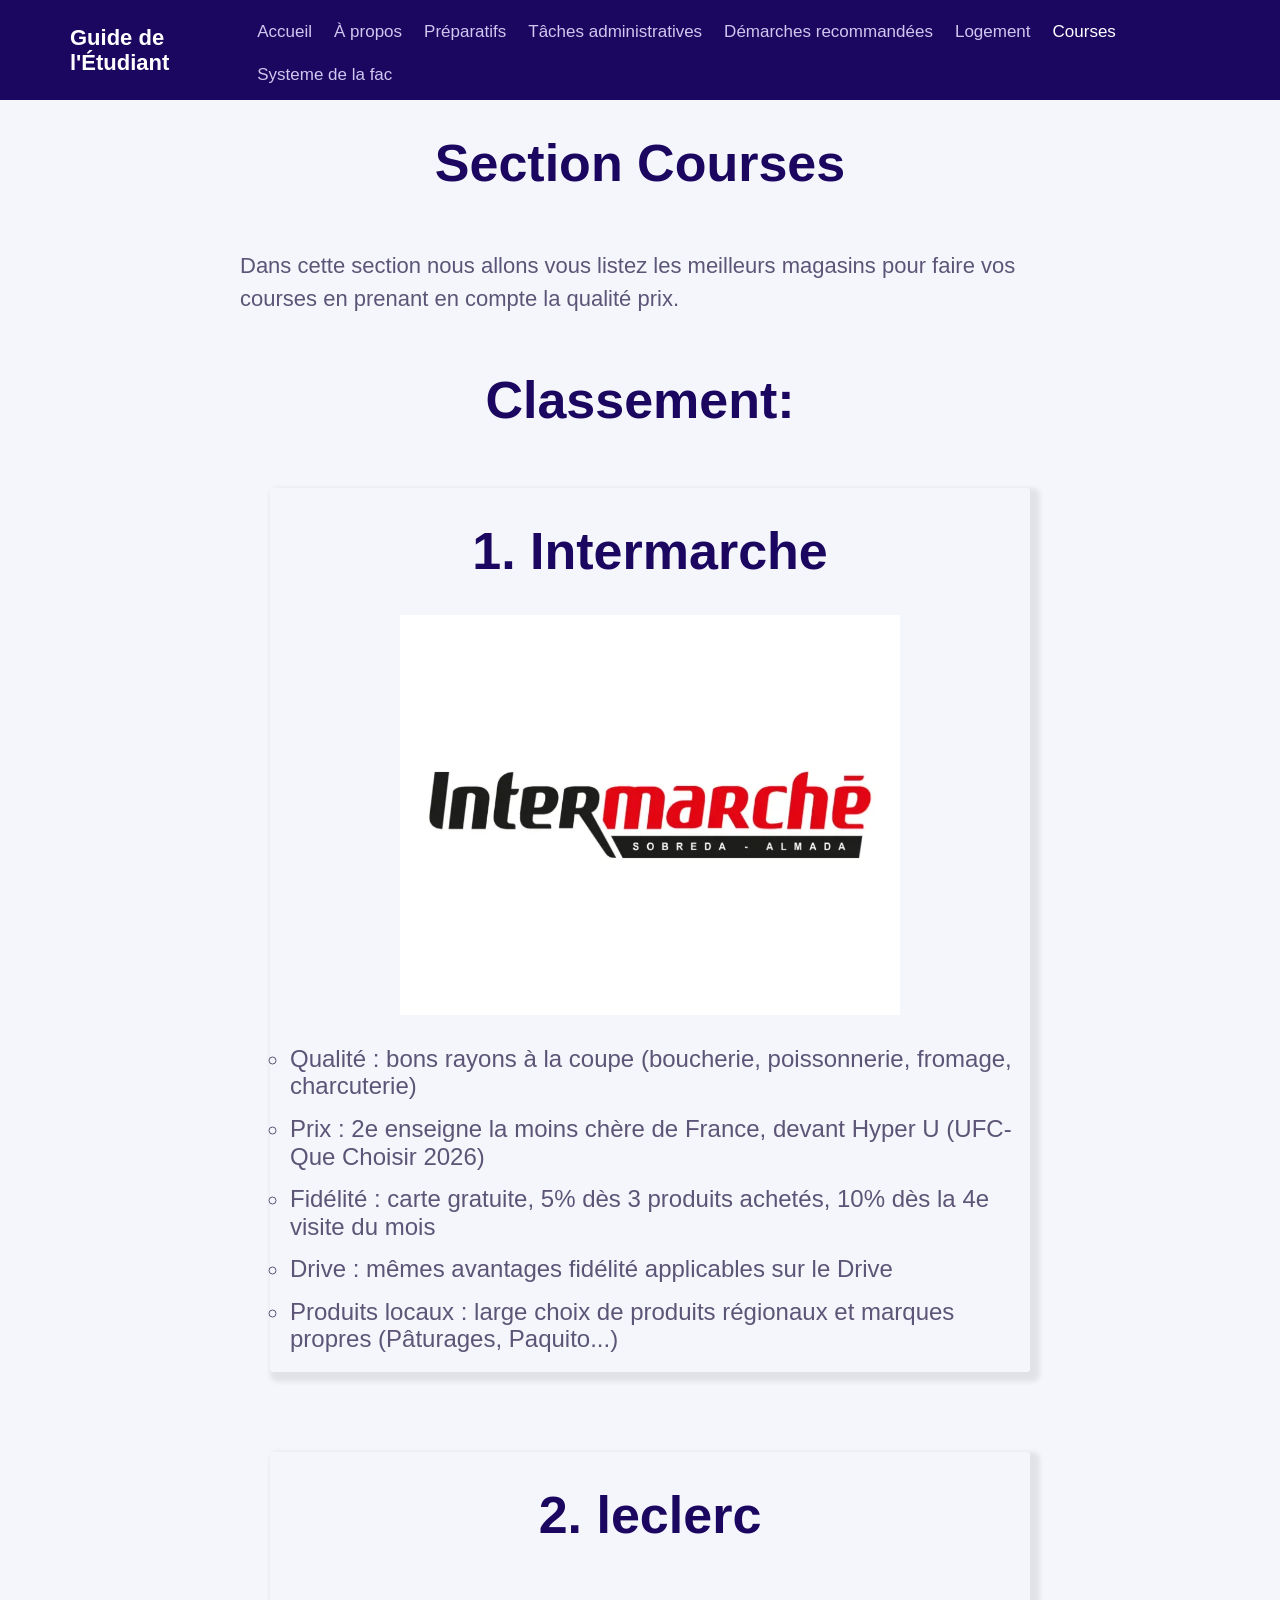
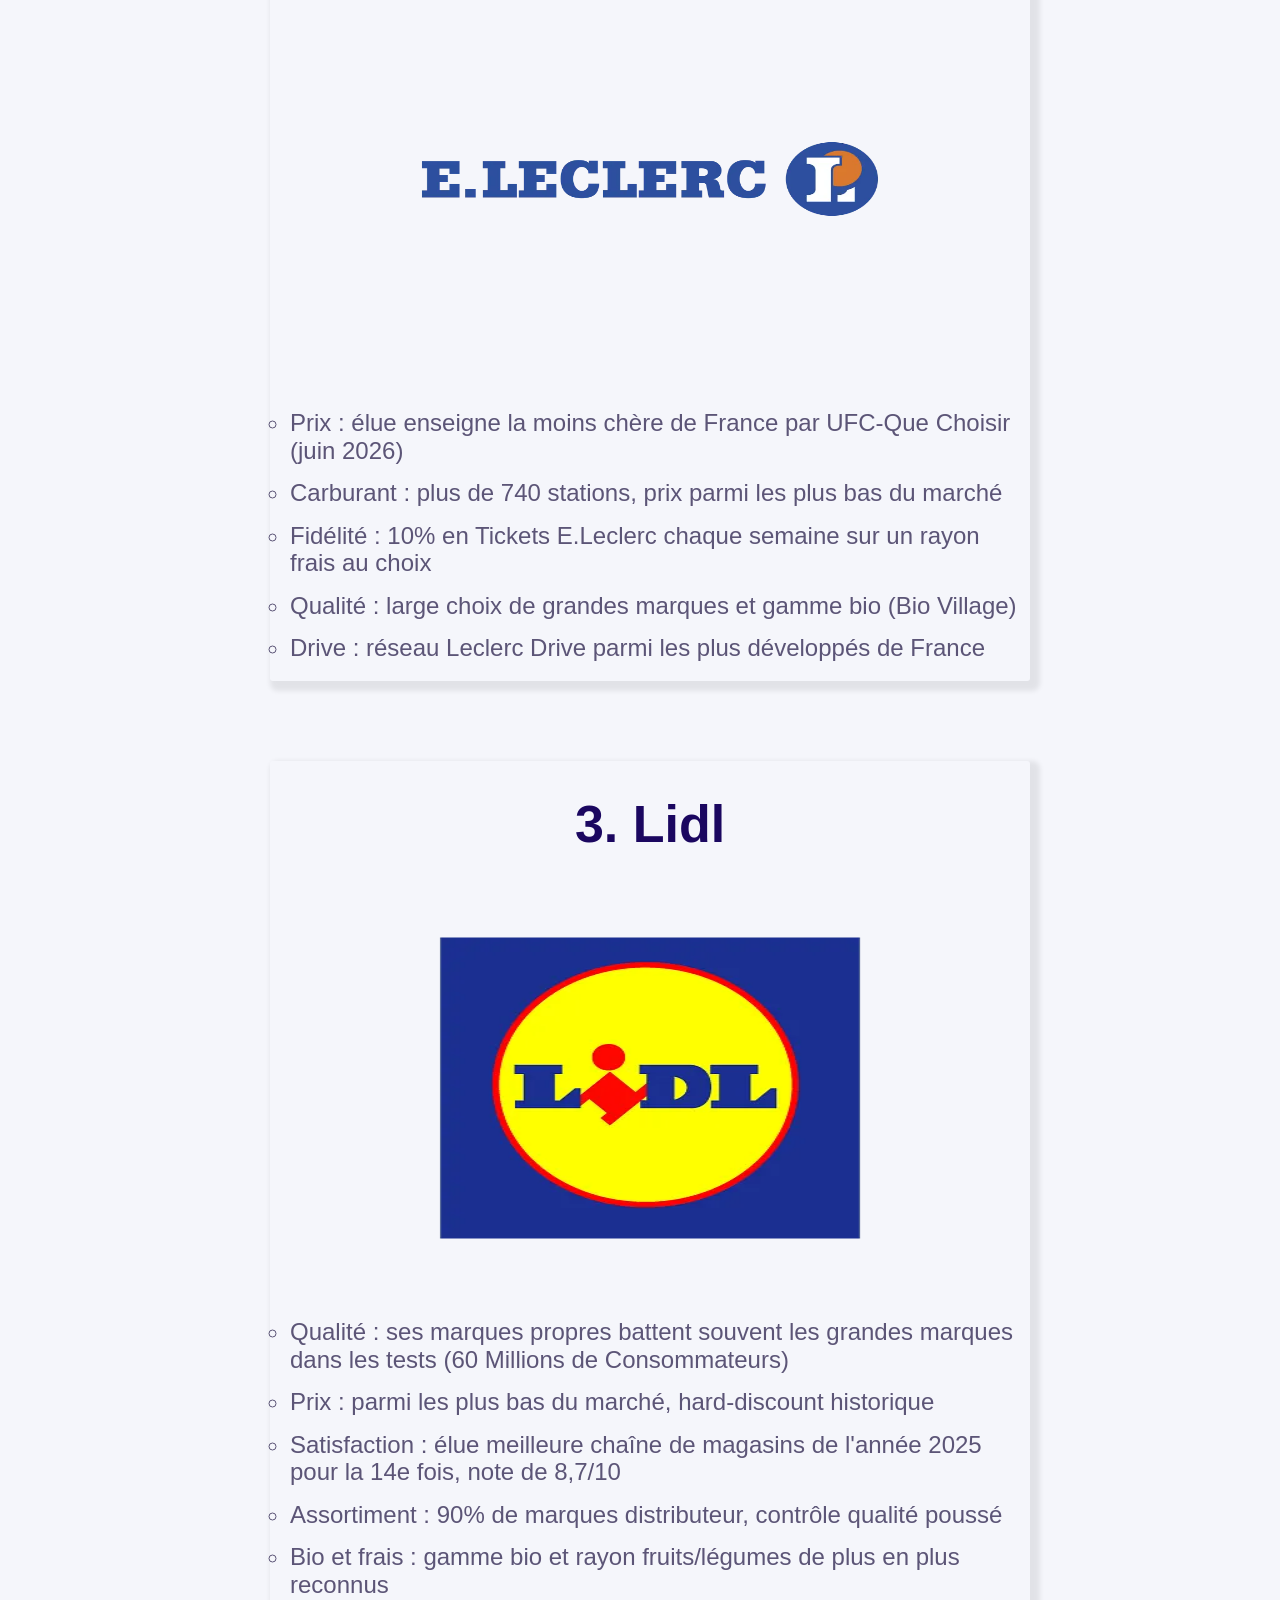
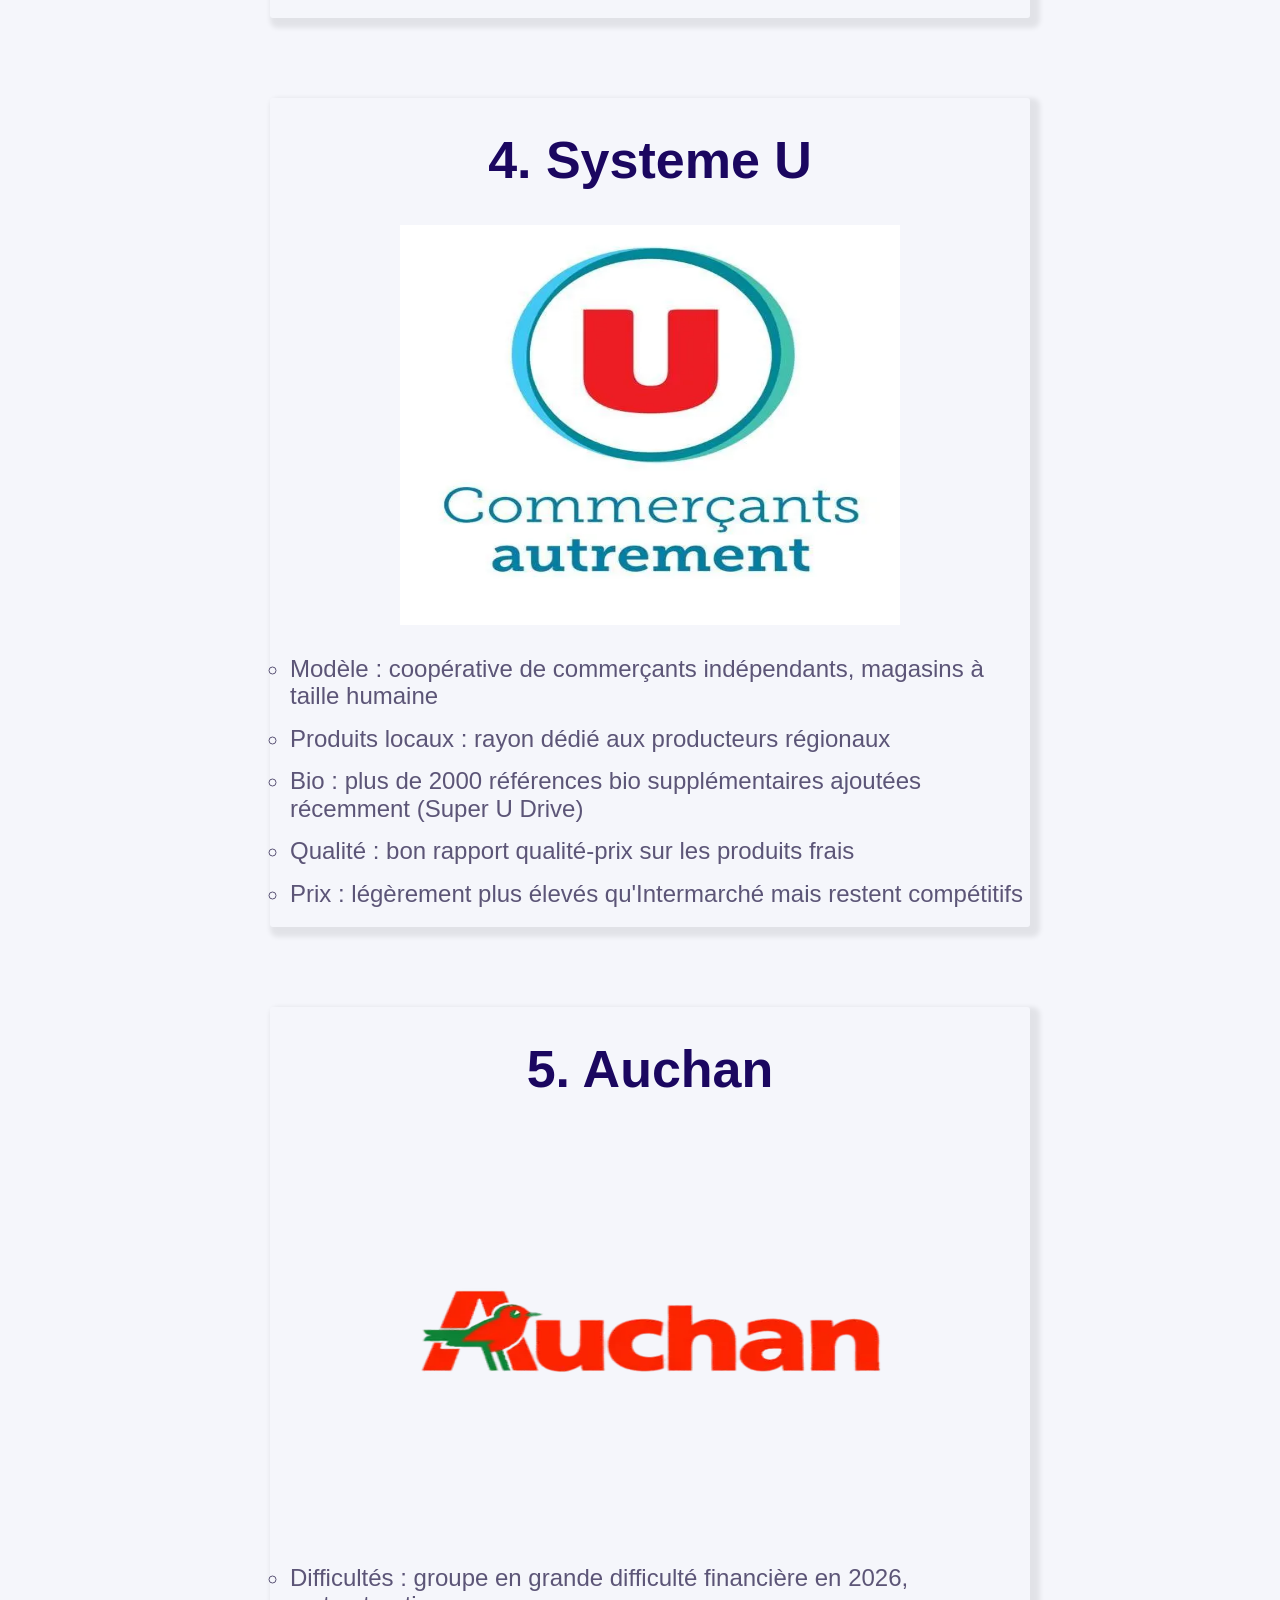
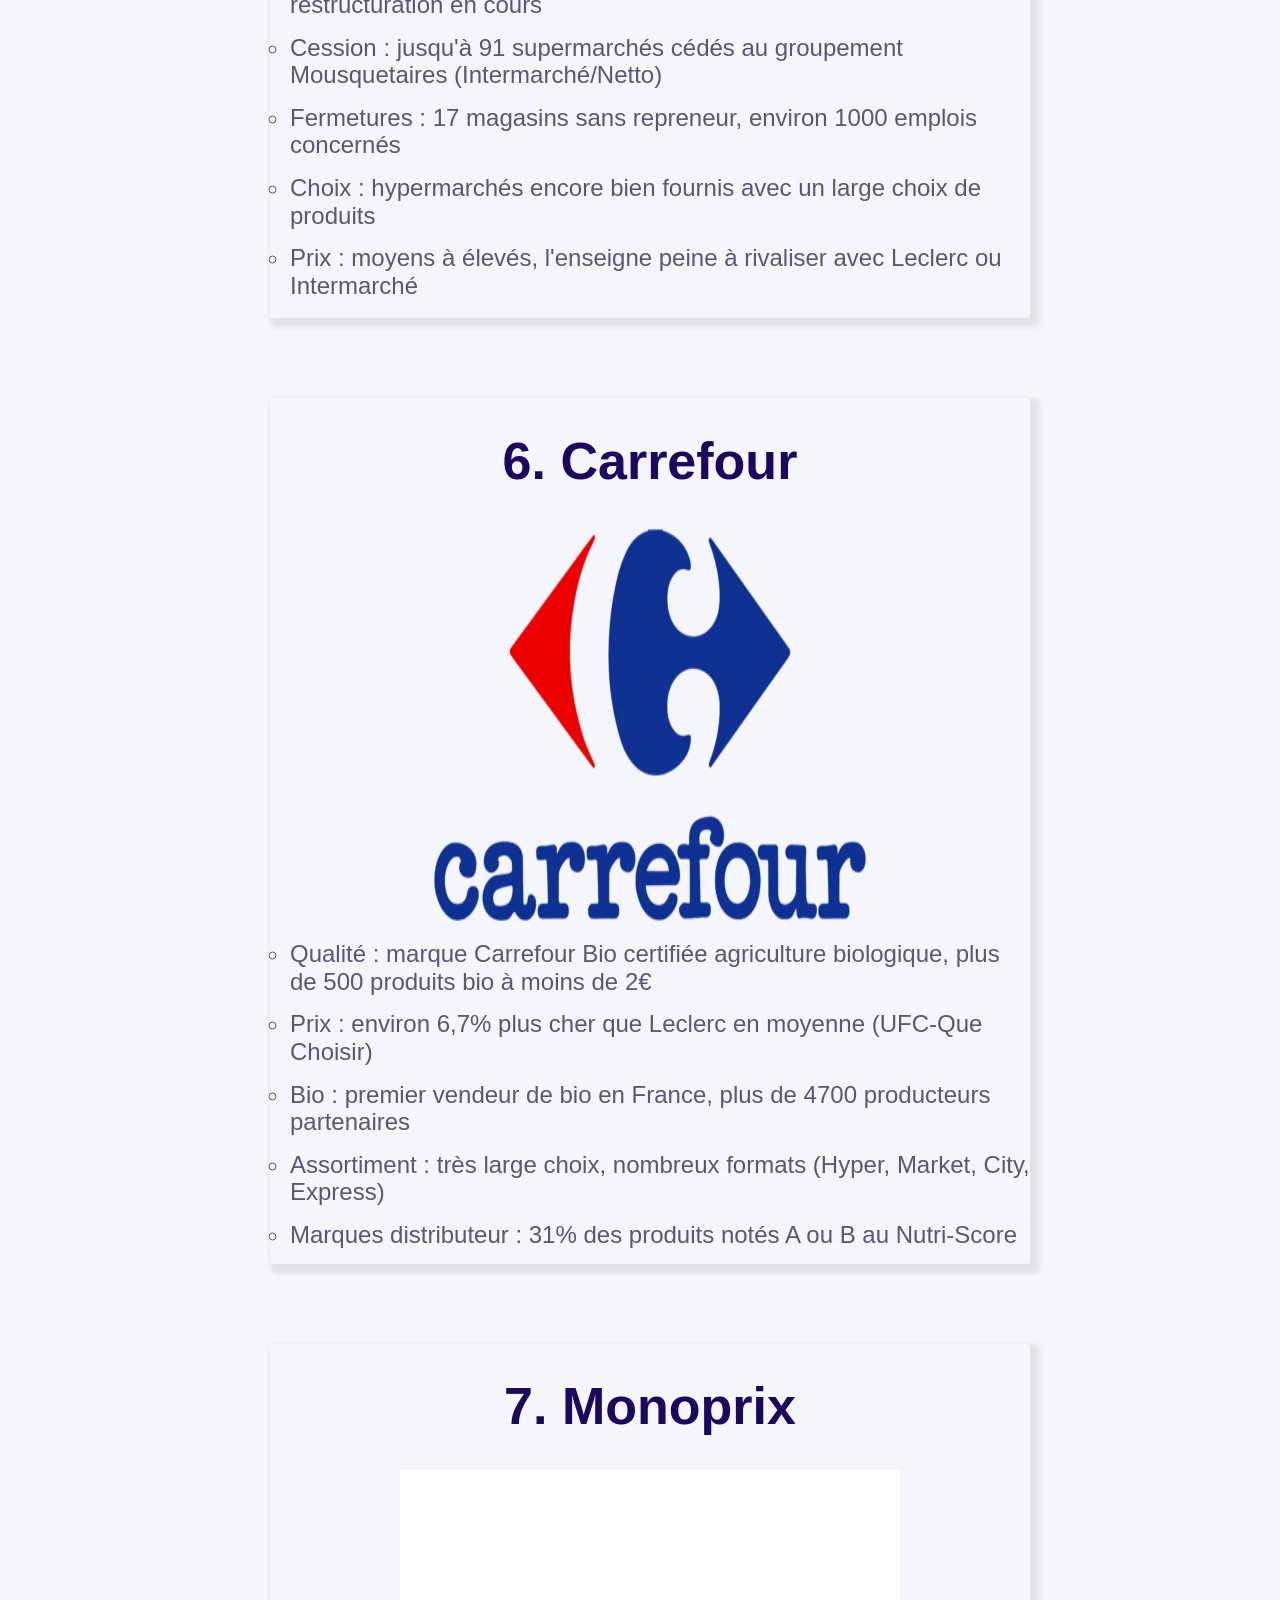
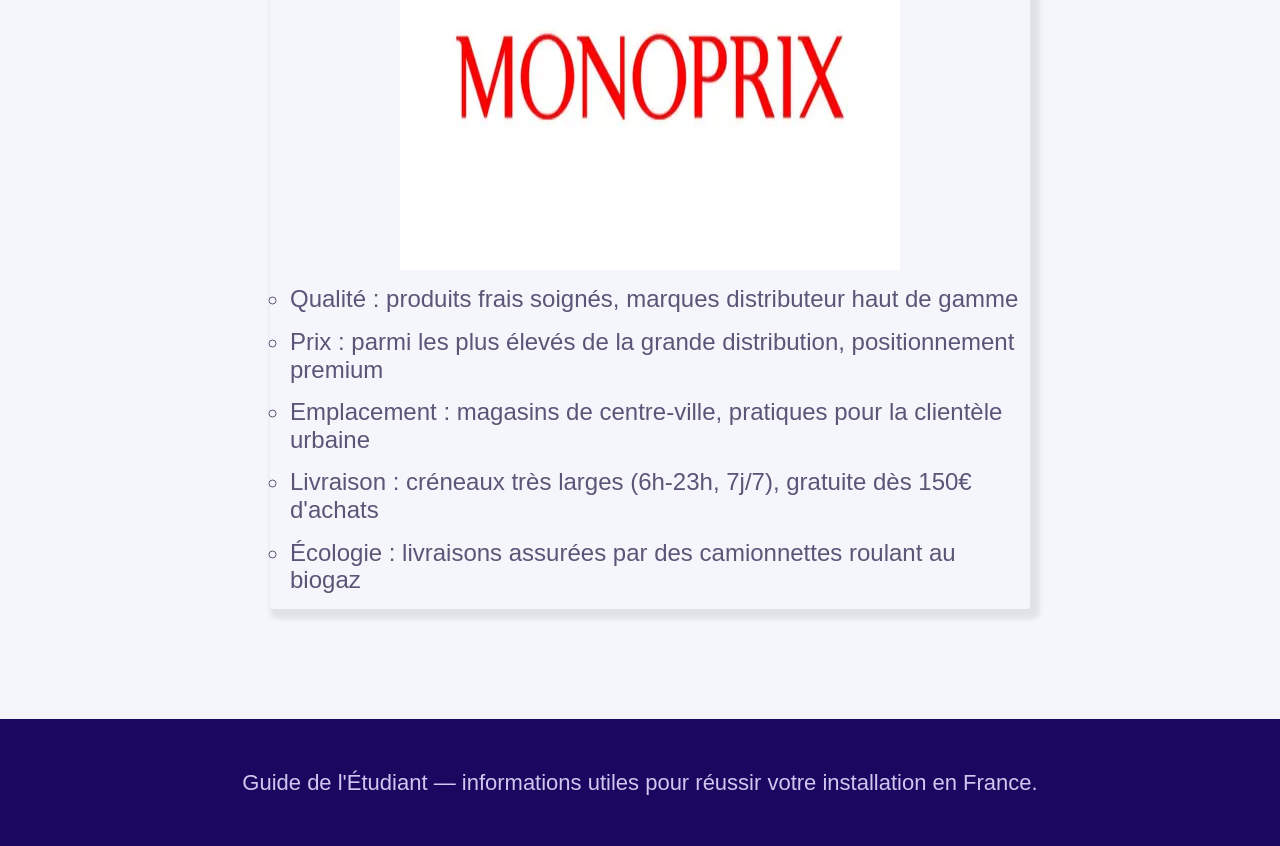
<file: magasin.html>
<!doctype html>
<html lang="en">
  <head>
    <meta charset="UTF-8" />
    <meta name="viewport" content="width=device-width, initial-scale=1.0" />
    <link rel="stylesheet" href="style.css" />
    <title>Courses</title>
  </head>
  <body>
    <header class="site-header">
      <nav class="navbar">
        <a class="brand" href="index.html">Guide de l'Étudiant</a>
        <button
          class="nav-toggle"
          id="navToggle"
          aria-label="Ouvrir le menu"
          aria-expanded="false"
        >
          <i class="bi bi-list"></i>
        </button>
        <ul class="nav-links" id="navLinks">
          <li><a href="index.html">Accueil</a></li>
          <li><a href="presentation.html">À propos</a></li>
          <li><a href="preparatifs_arriver.html">Préparatifs</a></li>
          <li>
            <a href="taches_administratives.html">Tâches administratives</a>
          </li>
          <li>
            <a href="documents_recommander.html">Démarches recommandées</a>
          </li>
          <li><a href="logement.html">Logement</a></li>
          <li><a href="magasin.html" class="active">Courses</a></li>
          <li><a href="fac_systeme.html">Systeme de la fac</a></li>
        </ul>
      </nav>
    </header>
    <section class="courses">
      <h1>Section Courses</h1>
      <p>
        Dans cette section nous allons vous listez les meilleurs magasins pour
        faire vos courses en prenant en compte la qualité prix.
      </p>
    </section>
    <section class="tarifs">
      <h1>Classement:</h1>
      <div class="magasin">
        <ul>
          <li class="interface">
            <h1>1. Intermarche</h1>
            <img src="images/Intermarché.webp" alt="intermarche" />

            <ul class="details">
              <li>Qualité : bons rayons à la coupe (boucherie, poissonnerie, fromage, charcuterie)</li>
              <li>Prix : 2e enseigne la moins chère de France, devant Hyper U (UFC-Que Choisir 2026)</li>
              <li>Fidélité : carte gratuite, 5% dès 3 produits achetés, 10% dès la 4e visite du mois</li>
              <li>Drive : mêmes avantages fidélité applicables sur le Drive</li>
              <li>Produits locaux : large choix de produits régionaux et marques propres (Pâturages, Paquito...)</li>
            </ul>
          </li>
          <li class="interface">
            <h1>2. leclerc</h1>
            <img src="images/Leclerc.webp" alt="leclerc" />

            <ul class="details">
              <li>Prix : élue enseigne la moins chère de France par UFC-Que Choisir (juin 2026)</li>
              <li>Carburant : plus de 740 stations, prix parmi les plus bas du marché</li>
              <li>Fidélité : 10% en Tickets E.Leclerc chaque semaine sur un rayon frais au choix</li>
              <li>Qualité : large choix de grandes marques et gamme bio (Bio Village)</li>
              <li>Drive : réseau Leclerc Drive parmi les plus développés de France</li>
            </ul>
          </li>
          <li class="interface">
            <h1>3. Lidl</h1>
            <img src="images/Lidl.webp" alt="Lidl" />

            <ul class="details">
              <li>Qualité : ses marques propres battent souvent les grandes marques dans les tests (60 Millions de Consommateurs)</li>
              <li>Prix : parmi les plus bas du marché, hard-discount historique</li>
              <li>Satisfaction : élue meilleure chaîne de magasins de l'année 2025 pour la 14e fois, note de 8,7/10</li>
              <li>Assortiment : 90% de marques distributeur, contrôle qualité poussé</li>
              <li>Bio et frais : gamme bio et rayon fruits/légumes de plus en plus reconnus</li>
            </ul>
          </li>
          <li class="interface">
            <h1>4. Systeme U</h1>
            <img src="images/U.webp" alt="U" />

            <ul class="details">
              <li>Modèle : coopérative de commerçants indépendants, magasins à taille humaine</li>
              <li>Produits locaux : rayon dédié aux producteurs régionaux</li>
              <li>Bio : plus de 2000 références bio supplémentaires ajoutées récemment (Super U Drive)</li>
              <li>Qualité : bon rapport qualité-prix sur les produits frais</li>
              <li>Prix : légèrement plus élevés qu'Intermarché mais restent compétitifs</li>
            </ul>
          </li>
          <li class="interface">
            <h1>5. Auchan</h1>
            <img src="images/Auchan.webp" alt="auchan" />

            <ul class="details">
              <li>Difficultés : groupe en grande difficulté financière en 2026, restructuration en cours</li>
              <li>Cession : jusqu'à 91 supermarchés cédés au groupement Mousquetaires (Intermarché/Netto)</li>
              <li>Fermetures : 17 magasins sans repreneur, environ 1000 emplois concernés</li>
              <li>Choix : hypermarchés encore bien fournis avec un large choix de produits</li>
              <li>Prix : moyens à élevés, l'enseigne peine à rivaliser avec Leclerc ou Intermarché</li>
            </ul>
          </li>
          <li class="interface">
            <h1>6. Carrefour</h1>
            <img src="images/Carrefour.webp" alt="carrefour" />

            <div class="raisons">
              <ul class="details">
                <li>Qualité : marque Carrefour Bio certifiée agriculture biologique, plus de 500 produits bio à moins de 2€</li>
                <li>Prix : environ 6,7% plus cher que Leclerc en moyenne (UFC-Que Choisir)</li>
                <li>Bio : premier vendeur de bio en France, plus de 4700 producteurs partenaires</li>
                <li>Assortiment : très large choix, nombreux formats (Hyper, Market, City, Express)</li>
                <li>Marques distributeur : 31% des produits notés A ou B au Nutri-Score</li>
              </ul>
            </div>
          </li>
          <li class="interface">
            <h1>7. Monoprix</h1>
            <img src="images/monoprix-logo.webp" alt="Monoprix" />

            <div class="raisons">
              <ul class="details">
                <li>Qualité : produits frais soignés, marques distributeur haut de gamme</li>
                <li>Prix : parmi les plus élevés de la grande distribution, positionnement premium</li>
                <li>Emplacement : magasins de centre-ville, pratiques pour la clientèle urbaine</li>
                <li>Livraison : créneaux très larges (6h-23h, 7j/7), gratuite dès 150€ d'achats</li>
                <li>Écologie : livraisons assurées par des camionnettes roulant au biogaz</li>
              </ul>
                        </li>
                      </ul>
            </div>
      </div>
    </section>
    <footer class="site-footer">
      <p>
        Guide de l'Étudiant — informations utiles pour réussir votre
        installation en France.
      </p>
    </footer>
    <script>
      const navToggle = document.getElementById("navToggle");
      const navLinks = document.getElementById("navLinks");
      navToggle.addEventListener("click", () => {
        const isOpen = navLinks.classList.toggle("open");
        navToggle.setAttribute("aria-expanded", isOpen);
      });
    </script>
  </body>
</html>
</file>
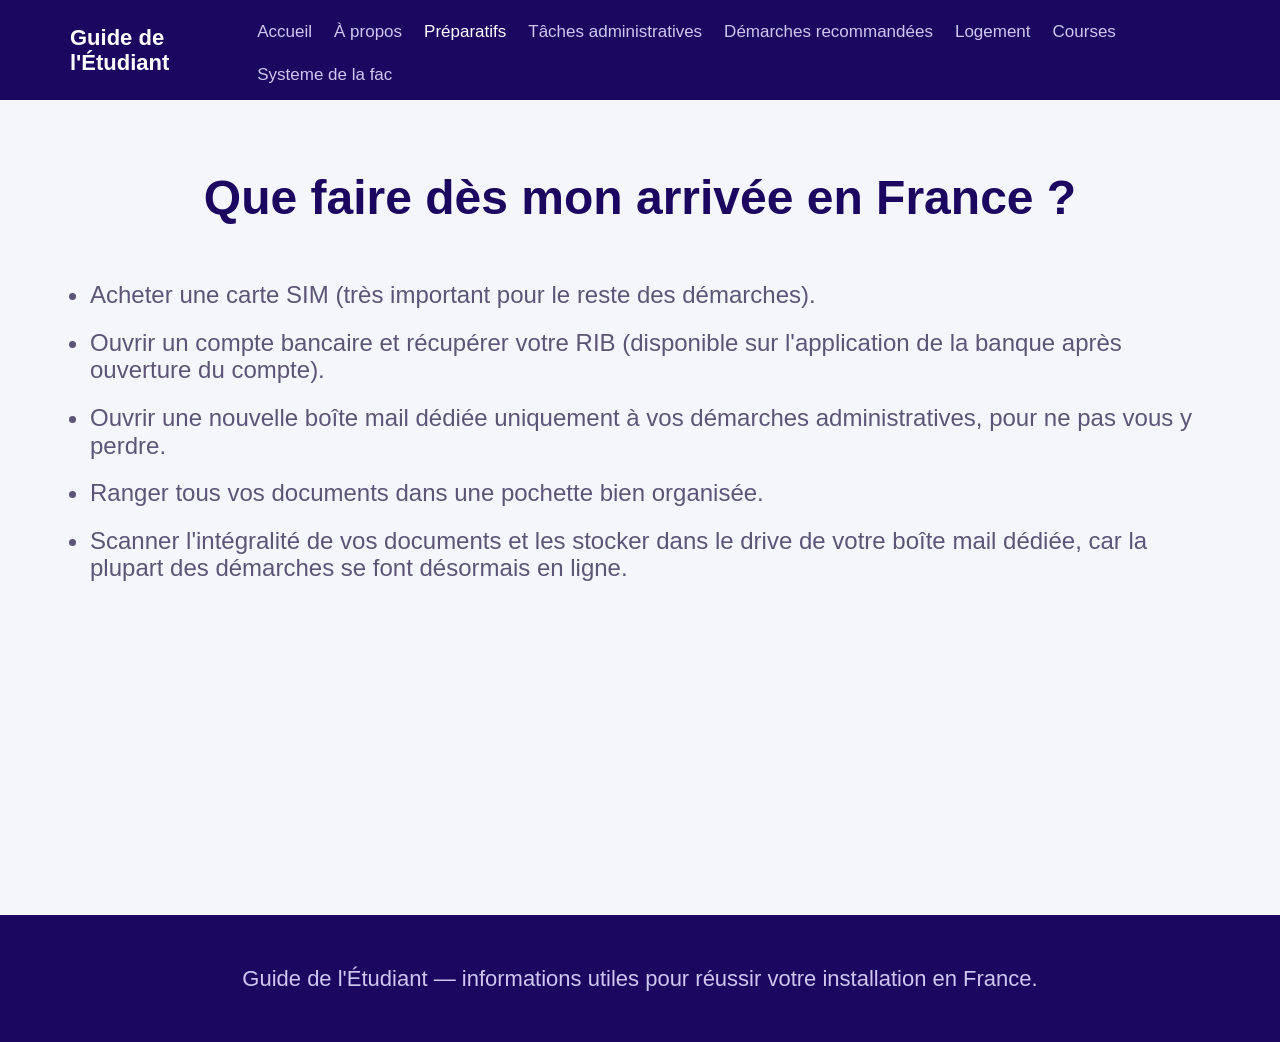
<file: preparatifs_arriver.html>
<!doctype html>
<html lang="fr">
  <head>
    <meta charset="UTF-8" />
    <meta name="viewport" content="width=device-width, initial-scale=1.0" />
    <link rel="stylesheet" href="style.css" />
    <link rel="stylesheet" href="normalize.css" />
    <title>Préparatifs à l'arrivée — Guide de l'Étudiant</title>
  </head>
  <body>
    <header class="site-header">
      <nav class="navbar">
        <a class="brand" href="index.html">Guide de l'Étudiant</a>
        <button
          class="nav-toggle"
          id="navToggle"
          aria-label="Ouvrir le menu"
          aria-expanded="false"
        >
          <i class="bi bi-list"></i>
        </button>
        <ul class="nav-links" id="navLinks">
          <li><a href="index.html">Accueil</a></li>
          <li><a href="presentation.html">À propos</a></li>
          <li>
            <a href="preparatifs_arriver.html" class="active">Préparatifs</a>
          </li>
          <li>
            <a href="taches_administratives.html">Tâches administratives</a>
          </li>
          <li>
            <a href="documents_recommander.html">Démarches recommandées</a>
          </li>
          <li><a href="logement.html">Logement</a></li>
          <li><a href="magasin.html">Courses</a></li>
          <li><a href="fac_systeme.html">Systeme de la fac</a></li>
        </ul>
      </nav>
    </header>

    <section class="preparatifs">
      <h1>Que faire dès mon arrivée en France ?</h1>
      <ul>
        <li>
          Acheter une carte SIM (très important pour le reste des démarches).
        </li>
        <li>
          Ouvrir un compte bancaire et récupérer votre RIB (disponible sur
          l'application de la banque après ouverture du compte).
        </li>
        <li>
          Ouvrir une nouvelle boîte mail dédiée uniquement à vos démarches
          administratives, pour ne pas vous y perdre.
        </li>
        <li>Ranger tous vos documents dans une pochette bien organisée.</li>
        <li>
          Scanner l'intégralité de vos documents et les stocker dans le drive de
          votre boîte mail dédiée, car la plupart des démarches se font
          désormais en ligne.
        </li>
      </ul>
    </section>

    <footer class="site-footer floor">
      <p>
        Guide de l'Étudiant — informations utiles pour réussir votre
        installation en France.
      </p>
    </footer>

    <script>
      const navToggle = document.getElementById("navToggle");
      const navLinks = document.getElementById("navLinks");
      navToggle.addEventListener("click", () => {
        const isOpen = navLinks.classList.toggle("open");
        navToggle.setAttribute("aria-expanded", isOpen);
      });
    </script>
  </body>
</html>
</file>
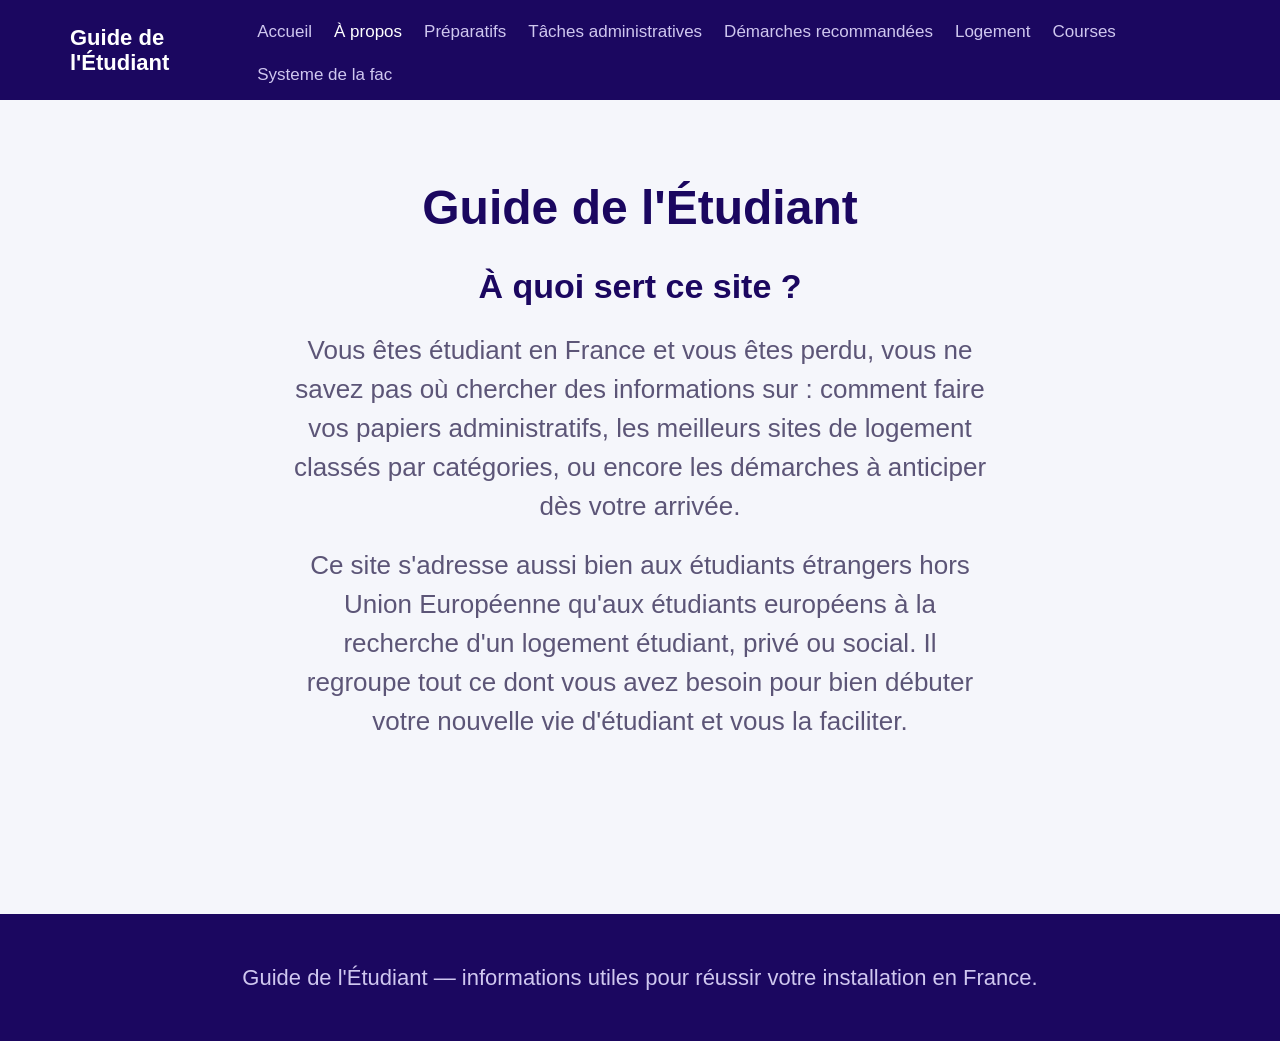
<file: presentation.html>
<!doctype html>
<html lang="fr">
  <head>
    <meta charset="UTF-8" />
    <meta name="viewport" content="width=device-width, initial-scale=1.0" />
    <link rel="stylesheet" href="style.css" />
    <link rel="stylesheet" href="normalize.css" />
    <title>À propos — Guide de l'Étudiant</title>
  </head>
  <body>
    <header class="site-header">
      <nav class="navbar">
        <a class="brand" href="index.html">Guide de l'Étudiant</a>
        <button
          class="nav-toggle"
          id="navToggle"
          aria-label="Ouvrir le menu"
          aria-expanded="false"
        >
          <i class="bi bi-list"></i>
        </button>
        <ul class="nav-links" id="navLinks">
          <li><a href="index.html">Accueil</a></li>
          <li><a href="presentation.html" class="active">À propos</a></li>
          <li><a href="preparatifs_arriver.html">Préparatifs</a></li>
          <li>
            <a href="taches_administratives.html">Tâches administratives</a>
          </li>
          <li>
            <a href="documents_recommander.html">Démarches recommandées</a>
          </li>
          <li><a href="logement.html">Logement</a></li>
          <li><a href="magasin.html">Courses</a></li>
          <li><a href="fac_systeme.html">Systeme de la fac</a></li>
        </ul>
      </nav>
    </header>

    <section class="presentation">
      <h1>Guide de l'Étudiant</h1>
      <h3>À quoi sert ce site ?</h3>
      <p class="paragraphe">
        Vous êtes étudiant en France et vous êtes perdu, vous ne savez pas où
        chercher des informations sur : comment faire vos papiers
        administratifs, les meilleurs sites de logement classés par catégories,
        ou encore les démarches à anticiper dès votre arrivée.
      </p>
      <p class="paragraphe">
        Ce site s'adresse aussi bien aux étudiants étrangers hors Union
        Européenne qu'aux étudiants européens à la recherche d'un logement
        étudiant, privé ou social. Il regroupe tout ce dont vous avez besoin
        pour bien débuter votre nouvelle vie d'étudiant et vous la faciliter.
      </p>
    </section>

    <footer class="site-footer floor--2">
      <p>
        Guide de l'Étudiant — informations utiles pour réussir votre
        installation en France.
      </p>
    </footer>

    <script>
      const navToggle = document.getElementById("navToggle");
      const navLinks = document.getElementById("navLinks");
      navToggle.addEventListener("click", () => {
        const isOpen = navLinks.classList.toggle("open");
        navToggle.setAttribute("aria-expanded", isOpen);
      });
    </script>
  </body>
</html>
</file>
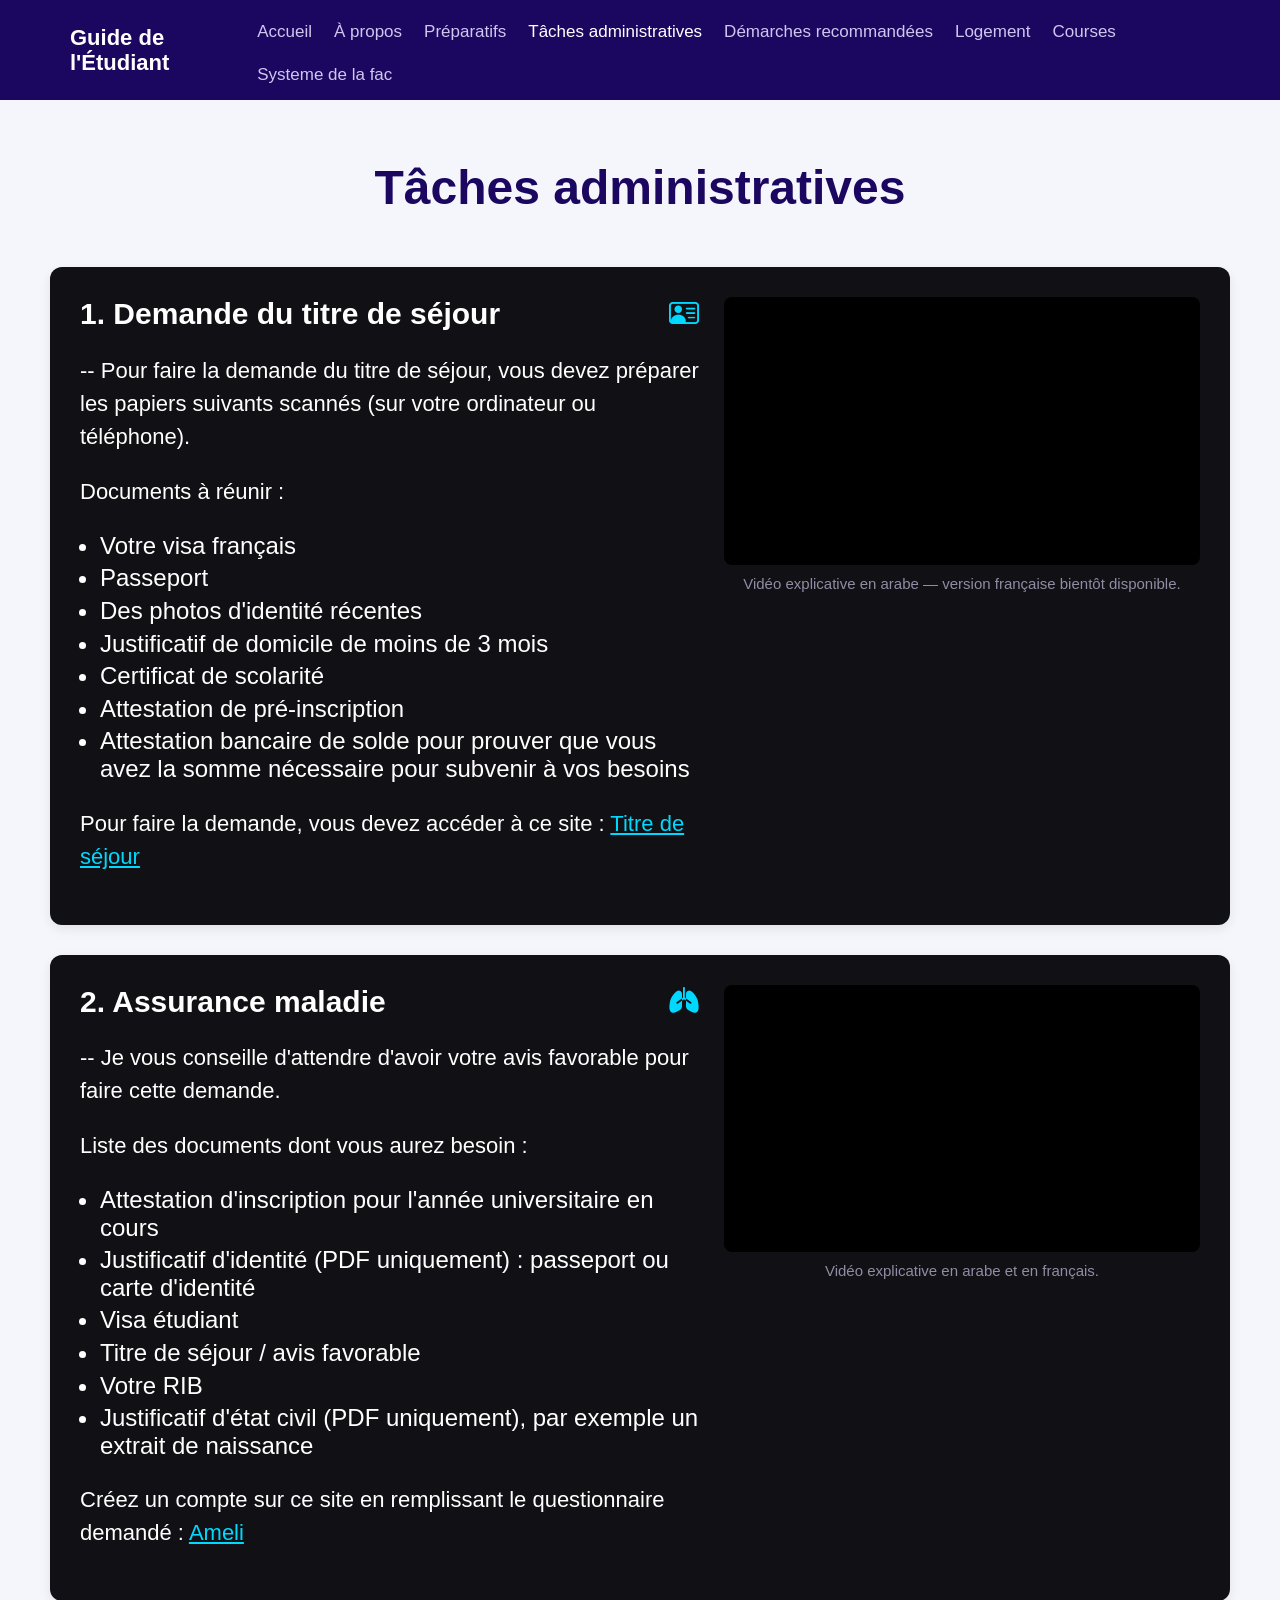
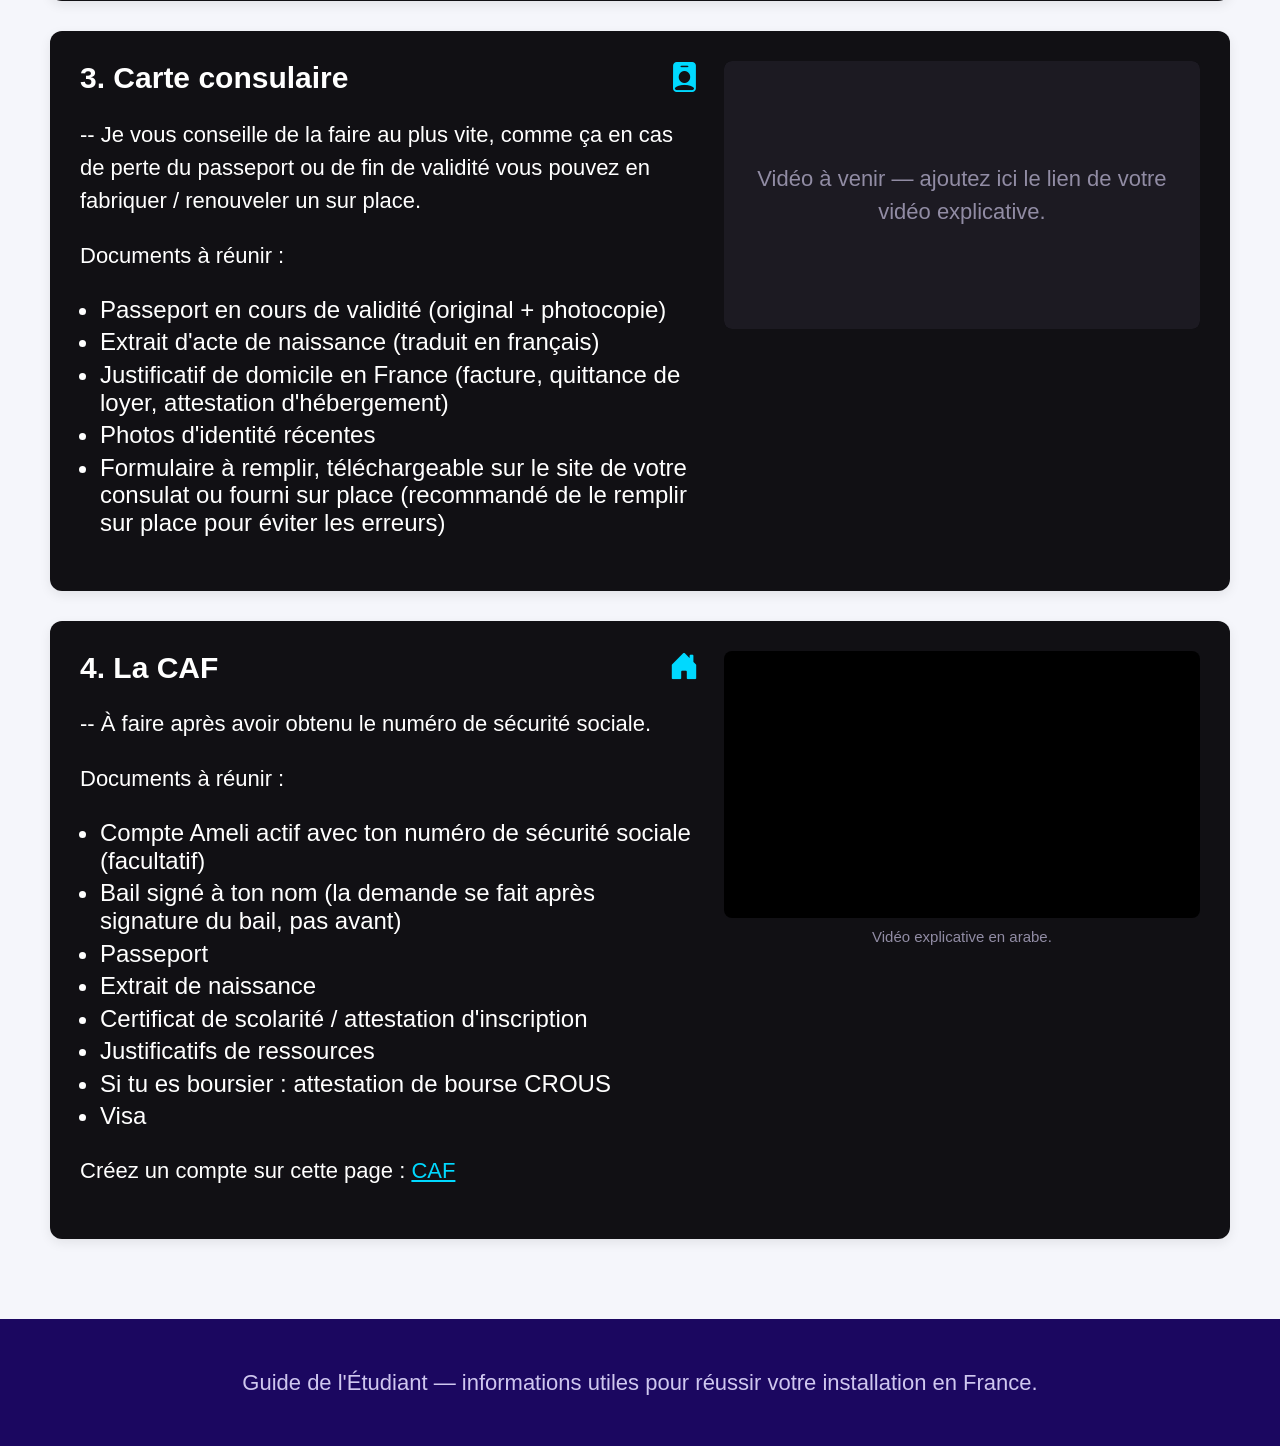
<file: taches_administratives.html>
<!doctype html>
<html lang="fr">
  <head>
    <meta charset="UTF-8" />
    <meta name="viewport" content="width=device-width, initial-scale=1.0" />
    <link rel="stylesheet" href="style.css" />
    <link rel="stylesheet" href="normalize.css" />
    <title>Tâches administratives — Guide de l'Étudiant</title>
  </head>
  <body>
    <header class="site-header">
      <nav class="navbar">
        <a class="brand" href="index.html">Guide de l'Étudiant</a>
        <button
          class="nav-toggle"
          id="navToggle"
          aria-label="Ouvrir le menu"
          aria-expanded="false"
        >
          <i class="bi bi-list"></i>
        </button>
        <ul class="nav-links" id="navLinks">
          <li><a href="index.html">Accueil</a></li>
          <li><a href="presentation.html">À propos</a></li>
          <li><a href="preparatifs_arriver.html">Préparatifs</a></li>
          <li>
            <a href="taches_administratives.html" class="active"
              >Tâches administratives</a
            >
          </li>
          <li>
            <a href="documents_recommander.html">Démarches recommandées</a>
          </li>
          <li><a href="logement.html">Logement</a></li>
          <li><a href="magasin.html">Courses</a></li>
          <li><a href="fac_systeme.html">Systeme de la fac</a></li>
        </ul>
      </nav>
    </header>
    <!-- Mise a jour a faire pour les documents recommender pour le titre de sejour -->
    <div class="parent">
      <h1>Tâches administratives</h1>
      <section class="top-container">
        <div class="container">
          <div class="demarche-grid">
            <div class="demarche-content">
              <div class="title">
                <h2>1. Demande du titre de séjour</h2>
                <i class="bi bi-person-vcard"></i>
              </div>
              <p>
                -- Pour faire la demande du titre de séjour, vous devez préparer
                les papiers suivants scannés (sur votre ordinateur ou
                téléphone).
              </p>
              <p>Documents à réunir :</p>
              <ul>
                <li>Votre visa français</li>
                <li>Passeport</li>
                <li>Des photos d'identité récentes</li>
                <li>Justificatif de domicile de moins de 3 mois</li>
                <li>Certificat de scolarité</li>
                <li>Attestation de pré-inscription</li>
                <li>
                  Attestation bancaire de solde pour prouver que vous avez la
                  somme nécessaire pour subvenir à vos besoins
                </li>
              </ul>
              <p>
                Pour faire la demande, vous devez accéder à ce site :
                <a
                  href="https://www.service-public.gouv.fr/particuliers/vosdroits/R57629"
                  >Titre de séjour</a
                >
              </p>
            </div>
            <div class="demarche-video">
              <div class="video-wrapper">
                <iframe
                  src="https://www.youtube.com/embed/NBAGpUaKLLM"
                  title="Vidéo explicative : titre de séjour (en arabe)"
                  loading="lazy"
                  allowfullscreen
                ></iframe>
              </div>
              <p class="video-caption">
                Vidéo explicative en arabe — version française bientôt
                disponible.
              </p>
            </div>
          </div>
        </div>

        <div class="container">
          <div class="demarche-grid">
            <div class="demarche-content">
              <div class="title">
                <h2>2. Assurance maladie</h2>
                <i class="bi bi-lungs-fill"></i>
              </div>
              <p>
                -- Je vous conseille d'attendre d'avoir votre avis favorable
                pour faire cette demande.
              </p>
              <p>Liste des documents dont vous aurez besoin :</p>
              <ul>
                <li>
                  Attestation d'inscription pour l'année universitaire en cours
                </li>
                <li>
                  Justificatif d'identité (PDF uniquement) : passeport ou carte
                  d'identité
                </li>
                <li>Visa étudiant</li>
                <li>Titre de séjour / avis favorable</li>
                <li>Votre RIB</li>
                <li>
                  Justificatif d'état civil (PDF uniquement), par exemple un
                  extrait de naissance
                </li>
              </ul>
              <p>
                Créez un compte sur ce site en remplissant le questionnaire
                demandé :
                <a href="https://etudiant-etranger.ameli.fr/">Ameli</a>
              </p>
            </div>
            <div class="demarche-video">
              <div class="video-wrapper">
                <iframe
                  src="https://www.youtube.com/embed/ttWi3fCguyE"
                  title="Vidéo explicative : assurance maladie"
                  loading="lazy"
                  allowfullscreen
                ></iframe>
              </div>
              <p class="video-caption">
                Vidéo explicative en arabe et en français.
              </p>
            </div>
          </div>
        </div>

        <div class="container">
          <div class="demarche-grid">
            <div class="demarche-content">
              <div class="title">
                <h2>3. Carte consulaire</h2>
                <i class="bi bi-person-badge-fill"></i>
              </div>
              <p>
                -- Je vous conseille de la faire au plus vite, comme ça en cas
                de perte du passeport ou de fin de validité vous pouvez en
                fabriquer / renouveler un sur place.
              </p>
              <p>Documents à réunir :</p>
              <ul>
                <li>Passeport en cours de validité (original + photocopie)</li>
                <li>Extrait d'acte de naissance (traduit en français)</li>
                <li>
                  Justificatif de domicile en France (facture, quittance de
                  loyer, attestation d'hébergement)
                </li>
                <li>Photos d'identité récentes</li>
                <li>
                  Formulaire à remplir, téléchargeable sur le site de votre
                  consulat ou fourni sur place (recommandé de le remplir sur
                  place pour éviter les erreurs)
                </li>
              </ul>
            </div>
            <div class="demarche-video">
              <div class="video-wrapper">
                <div class="video-placeholder">
                  <p>
                    Vidéo à venir — ajoutez ici le lien de votre vidéo
                    explicative.
                  </p>
                </div>
              </div>
            </div>
          </div>
        </div>

        <div class="container">
          <div class="demarche-grid">
            <div class="demarche-content">
              <div class="title">
                <h2>4. La CAF</h2>
                <i class="bi bi-house-door-fill"></i>
              </div>
              <p>
                -- À faire après avoir obtenu le numéro de sécurité sociale.
              </p>
              <p>Documents à réunir :</p>
              <ul>
                <li>
                  Compte Ameli actif avec ton numéro de sécurité sociale
                  (facultatif)
                </li>
                <li>
                  Bail signé à ton nom (la demande se fait après signature du
                  bail, pas avant)
                </li>
                <li>Passeport</li>
                <li>Extrait de naissance</li>
                <li>Certificat de scolarité / attestation d'inscription</li>
                <li>Justificatifs de ressources</li>
                <li>Si tu es boursier : attestation de bourse CROUS</li>
                <li>Visa</li>
              </ul>
              <p>
                Créez un compte sur cette page :
                <a
                  href="https://connect.caf.fr/connexionappli/dist/?forceReload=20250610&contexteAppel=caffr&urlredirect=%2Fwps%2Fmyportal%2Fcaffr%2Fmoncompte%2Ftableaudebord#/login"
                  >CAF</a
                >
              </p>
            </div>
            <div class="demarche-video">
              <div class="video-wrapper">
                <iframe
                  src="https://www.youtube.com/embed/-nuir5x61SM"
                  title="Vidéo explicative : la CAF"
                  loading="lazy"
                  allowfullscreen
                ></iframe>
              </div>
              <p class="video-caption">Vidéo explicative en arabe.</p>
            </div>
          </div>
        </div>
      </section>
    </div>

    <footer class="site-footer">
      <p>
        Guide de l'Étudiant — informations utiles pour réussir votre
        installation en France.
      </p>
    </footer>

    <script>
      const navToggle = document.getElementById("navToggle");
      const navLinks = document.getElementById("navLinks");
      navToggle.addEventListener("click", () => {
        const isOpen = navLinks.classList.toggle("open");
        navToggle.setAttribute("aria-expanded", isOpen);
      });
    </script>
  </body>
</html>
</file>
<file: style.css>
@import "./normalize.css";
@import url("https://cdn.jsdelivr.net/npm/bootstrap-icons@1.13.1/font/bootstrap-icons.min.css");

::selection {
  background: var(--color-primary);
  color: #fff;
}

html {
  /* 62.5% of 16px -> 1rem = 10px */
  font-size: 62.5%;
}

:root {
  --color-primary: #2584ff;
  --color-secondary: #00d9ff;
  --color-accent: #ff3400;
  --color-headings: #1b0760;
  --color-body: #918ca4;
  --color-body-darker: #5c5577;
  --color-border: #ccc;
  --border-radius: 30px;
  --color-background: #111014;
  --color-page: #f5f6fb;
  --color-white: #fff;
  --shadow-card: 0 4px 12px rgba(0, 0, 0, 0.08);
  --max-width: 1180px;
}

*,
*::before,
*::after {
  box-sizing: border-box;
}

body {
  font-family: roboto, sans-serif;
  font-size: 2.4rem;
  background: var(--color-page);
  color: var(--color-body-darker);
  margin: 0;
}

h1 {
  font-size: 5.2rem;
  color: var(--color-headings);
  line-height: 1.1;
}

h2 {
  font-size: 3rem;
  color: var(--color-headings);
}

h3 {
  font-size: 3.4rem;
  color: var(--color-headings);
}

p {
  font-size: 2.2rem;
  line-height: 1.5;
}

a {
  color: var(--color-primary);
}

ul {
  padding-left: 2rem;
}

/* Header / Navigation */
.site-header {
  background: var(--color-headings);
  position: sticky;
  top: 0;
  z-index: 10;
}

.navbar {
  max-width: var(--max-width);
  margin: 0 auto;
  display: flex;
  align-items: center;
  justify-content: space-between;
  padding: 1.5rem 2rem;
  position: relative;
}

.brand {
  color: #fff;
  font-size: 2.2rem;
  font-weight: 700;
  text-decoration: none;
}

.nav-toggle {
  display: none;
  background: none;
  border: none;
  color: #fff;
  font-size: 3rem;
  cursor: pointer;
  line-height: 0;
}

.nav-links {
  list-style: none;
  display: flex;
  flex-wrap: wrap;
  gap: 1.5rem 2.2rem;
  margin: 0;
  padding: 0;
}

.nav-links a {
  color: #cfc7ef;
  text-decoration: none;
  font-size: 1.7rem;
  transition: color 0.2s;
}

.nav-links a:hover,
.nav-links a.active {
  color: #fff;
}

@media screen and (max-width: 900px) {
  .nav-toggle {
    display: block;
  }
  .nav-links {
    display: none;
    flex-direction: column;
    position: absolute;
    top: 100%;
    left: 0;
    right: 0;
    background: var(--color-headings);
    padding: 1rem 2rem 2rem;
  }
  .nav-links.open {
    display: flex;
  }
}

/* Presentation / Hero */
.presentation {
  display: flex;
  flex-direction: column;
  justify-content: center;
  align-items: center;
  text-align: center;
  padding: 5rem 2rem 3rem;
}

.presentation > h3 {
  margin-top: 0;
  margin-bottom: 1rem;
}

.presentation > p {
  margin-bottom: 0.5rem;
  margin-top: 1.5rem;
}

.presentation .paragraphe {
  min-width: 340px;
  max-width: 400px;
}

@media screen and (min-width: 720px) {
  .presentation .paragraphe {
    min-width: 550px;
    max-width: 700px;
  }
  .presentation > p {
    font-size: 2.6rem;
  }
}

/* Quick links (accueil) */
.quick-links {
  display: grid;
  grid-template-columns: 1fr;
  gap: 2rem;
  max-width: var(--max-width);
  margin: 0 auto;
  padding: 2rem 2rem 5rem;
}

@media screen and (min-width: 700px) {
  .quick-links {
    grid-template-columns: repeat(2, 1fr);
  }
}

@media screen and (min-width: 1024px) {
  .quick-links {
    grid-template-columns: repeat(4, 1fr);
  }
}

.quick-card {
  background: var(--color-white);
  border-radius: 12px;
  padding: 3rem 2.5rem;
  box-shadow: var(--shadow-card);
  text-decoration: none;
  color: var(--color-headings);
  display: flex;
  flex-direction: column;
  gap: 1rem;
  border-top: 4px solid var(--color-primary);
  transition: transform 0.2s, box-shadow 0.2s;
}

.quick-card:hover {
  transform: translateY(-4px);
  box-shadow: 0 10px 24px rgba(0, 0, 0, 0.12);
}

.quick-card i {
  font-size: 3.6rem;
  color: var(--color-primary);
}

.quick-card h2 {
  font-size: 2.3rem;
  margin: 0;
}

.quick-card p {
  font-size: 1.7rem;
  color: var(--color-body);
  margin: 0;
}

/* Sections contenant les démarches */
.parent {
  display: flex;
  flex-direction: column;
  align-items: center;
  padding: 3rem 2rem 1rem;
}

.parent > h1 {
  text-align: center;
}

.top-container {
  display: flex;
  flex-direction: column;
  gap: 3rem;
  width: 100%;
  max-width: var(--max-width);
  margin-top: 2rem;
  padding-bottom: 4rem;
}

.container {
  background: var(--color-background);
  color: #fff;
  border-radius: 12px;
  padding: 3rem;
  box-shadow: var(--shadow-card);
}

.container > p > a,
.demarche-content p > a {
  color: var(--color-secondary);
}

.title {
  display: flex;
  align-items: center;
  justify-content: space-between;
  margin-bottom: 1rem;
}

.title h2 {
  color: #fff;
  margin: 0;
}

.bi {
  font-size: 3rem;
  margin-left: 1rem;
  color: var(--color-secondary);
}

/* Démarche : contenu à gauche, vidéo à droite */
.demarche-grid {
  display: grid;
  grid-template-columns: 1fr;
  gap: 2.5rem;
  align-items: start;
}

@media screen and (min-width: 1024px) {
  .demarche-grid {
    grid-template-columns: 1.3fr 1fr;
  }
}

.demarche-content ul > li {
  margin-bottom: 0.5rem;
}

.video-wrapper {
  position: relative;
  width: 100%;
  padding-top: 56.25%;
  border-radius: 8px;
  overflow: hidden;
  background: #000;
}

.video-wrapper iframe {
  position: absolute;
  inset: 0;
  width: 100%;
  height: 100%;
  border: 0;
}

.video-placeholder {
  position: absolute;
  inset: 0;
  display: flex;
  align-items: center;
  justify-content: center;
  color: var(--color-body);
  font-size: 1.5rem;
  text-align: center;
  padding: 1.5rem;
  background: #1c1a22;
}

.video-caption {
  font-size: 1.5rem;
  color: var(--color-body);
  margin-top: 0.8rem;
  text-align: center;
}

/* Préparatifs à l'arrivée */
.preparatifs {
  display: flex;
  flex-direction: column;
  align-items: center;
  justify-content: center;
  padding: 4rem 2rem;
  max-width: var(--max-width);
  margin: 0 auto;
}

.preparatifs > ul > li {
  margin-bottom: 2rem;
}

/* Logement : répertoire par section */
.logement-intro {
  max-width: var(--max-width);
  margin: 0 auto;
  padding: 0 2rem 1rem;
  text-align: center;
}

.logement-intro .note {
  font-size: 1.6rem;
  color: var(--color-body);
  max-width: 800px;
  margin: 1rem auto 0;
}

.logement-subnav {
  display: flex;
  flex-wrap: wrap;
  justify-content: center;
  gap: 1rem;
  max-width: var(--max-width);
  margin: 2rem auto 3rem;
  padding: 0 2rem;
}

.logement-subnav a {
  background: var(--color-white);
  color: var(--color-headings);
  border: 1px solid var(--color-border);
  border-radius: 999px;
  padding: 0.6rem 1.6rem;
  font-size: 1.5rem;
  text-decoration: none;
  transition: background 0.2s, color 0.2s;
}

.logement-subnav a:hover {
  background: var(--color-primary);
  color: #fff;
  border-color: var(--color-primary);
}

.section-block {
  width: 100%;
  max-width: var(--max-width);
  margin: 0 auto 4rem;
  padding: 0 2rem;
  scroll-margin-top: 8rem;
}

.section-block > h2 {
  margin-bottom: 0.3rem;
}

.section-block > .section-note {
  font-size: 1.6rem;
  color: var(--color-body);
  margin-top: 0;
  margin-bottom: 2rem;
}

.listing-grid {
  display: grid;
  grid-template-columns: 1fr;
  gap: 2rem;
}

@media screen and (min-width: 700px) {
  .listing-grid {
    grid-template-columns: repeat(2, 1fr);
  }
}

@media screen and (min-width: 1200px) {
  .listing-grid {
    grid-template-columns: repeat(3, 1fr);
  }
}

.listing-card {
  background: var(--color-background);
  color: #fff;
  border-radius: 12px;
  padding: 2.2rem;
  box-shadow: var(--shadow-card);
  display: flex;
  flex-direction: column;
  gap: 0.8rem;
}

.listing-card h3 {
  font-size: 2.1rem;
  margin: 0;
  color: #fff;
}

.listing-card p {
  font-size: 1.6rem;
  margin: 0;
  color: #d7d3e6;
}

.listing-meta {
  font-size: 1.4rem;
  color: #a89fc4;
  margin: 0;
}

.listing-link {
  margin-top: auto;
  color: var(--color-secondary) !important;
  font-size: 1.6rem;
  font-weight: 600;
}

.lexique-grid {
  display: grid;
  grid-template-columns: 1fr;
  gap: 1.5rem 3rem;
}

@media screen and (min-width: 700px) {
  .lexique-grid {
    grid-template-columns: repeat(2, 1fr);
  }
}

.lexique-grid dt {
  font-size: 1.9rem;
  color: var(--color-headings);
  font-weight: 700;
}

.lexique-grid dd {
  margin: 0.3rem 0 0;
  font-size: 1.7rem;
}

.doc-requirements {
  background: var(--color-white);
  border-left: 4px solid var(--color-primary);
  border-radius: 8px;
  padding: 2rem 2.5rem;
  margin-bottom: 2.5rem;
  box-shadow: var(--shadow-card);
}

.doc-requirements h3 {
  margin: 0 0 1rem;
  font-size: 2rem;
  color: var(--color-headings);
}

.doc-requirements ul {
  margin: 0;
}

.doc-requirements li {
  font-size: 1.6rem;
  margin-bottom: 0.6rem;
  color: var(--color-body-darker);
}

.doc-requirements .doc-note {
  font-size: 1.4rem;
  color: var(--color-body);
  margin: 1rem 0 0;
  font-style: italic;
}

/* Footer */
.site-footer {
  background: var(--color-headings);
  color: #cfc7ef;
  text-align: center;
  padding: 2.5rem 2rem;
  margin-top: 3rem;
  font-size: 1.6rem;
}
.floor{
    margin-top: 24.9rem !important;
}
.floor--2 {
    margin-top: 13.8rem;
}
.floor--3{
    margin-top: 3.2rem;
}

/* Courses*/

.courses{
  display: flex;
  flex-direction: column;
  justify-content: center;
  align-items: center;
}
.courses p {
  max-width: 800px;
}

/*tarifs*/
.tarifs{
  display: flex;
  flex-direction: column;
  align-items: center;
  justify-content: center;
}

.interface{
  display: flex;
  flex-direction: column;
  align-items: center;
  flex-wrap: wrap;
  list-style: none;
  box-shadow: 5px 5px 5px 5px  rgba(0, 0, 0, 0.08);
  margin-bottom: 8rem;
  border-radius: 3px;
}

.interface > img {
  height: 250px;
  width: 250px;
}

.details {
  max-width: 600px;
  min-width: 320px;
  text-align: left;
  margin-top: 1.5rem;
  margin-bottom: 1.5rem;
  
}

.details li {
  margin-bottom: 0.4rem;
  margin-top: 2.5rem;
}

@media screen and (min-width:768px) {
  .interface  img {
    height: 400px !important;
    width: 500px !important;
  }
  .details {
    max-width: 760px;
  }
  .details li {
    margin-top: 1.5rem;
  }
}

/* systeme de la fac */
.systemeFac {
  display: flex;
  flex-direction: column;
  align-items: center;
  justify-content: center;
  padding: 4rem 2rem;
  max-width: var(--max-width);
  margin: 0 auto;
}

.systemeFac > p {
  max-width: 800px;
}
.conseil {
  display: flex;
  flex-direction: column;
  align-items: center;
  justify-content: center;
  padding: 4rem 2rem;
  max-width: var(--max-width);
  margin: 0 auto;
}
.conseil > p {
  max-width: 800px;
}
</file>
